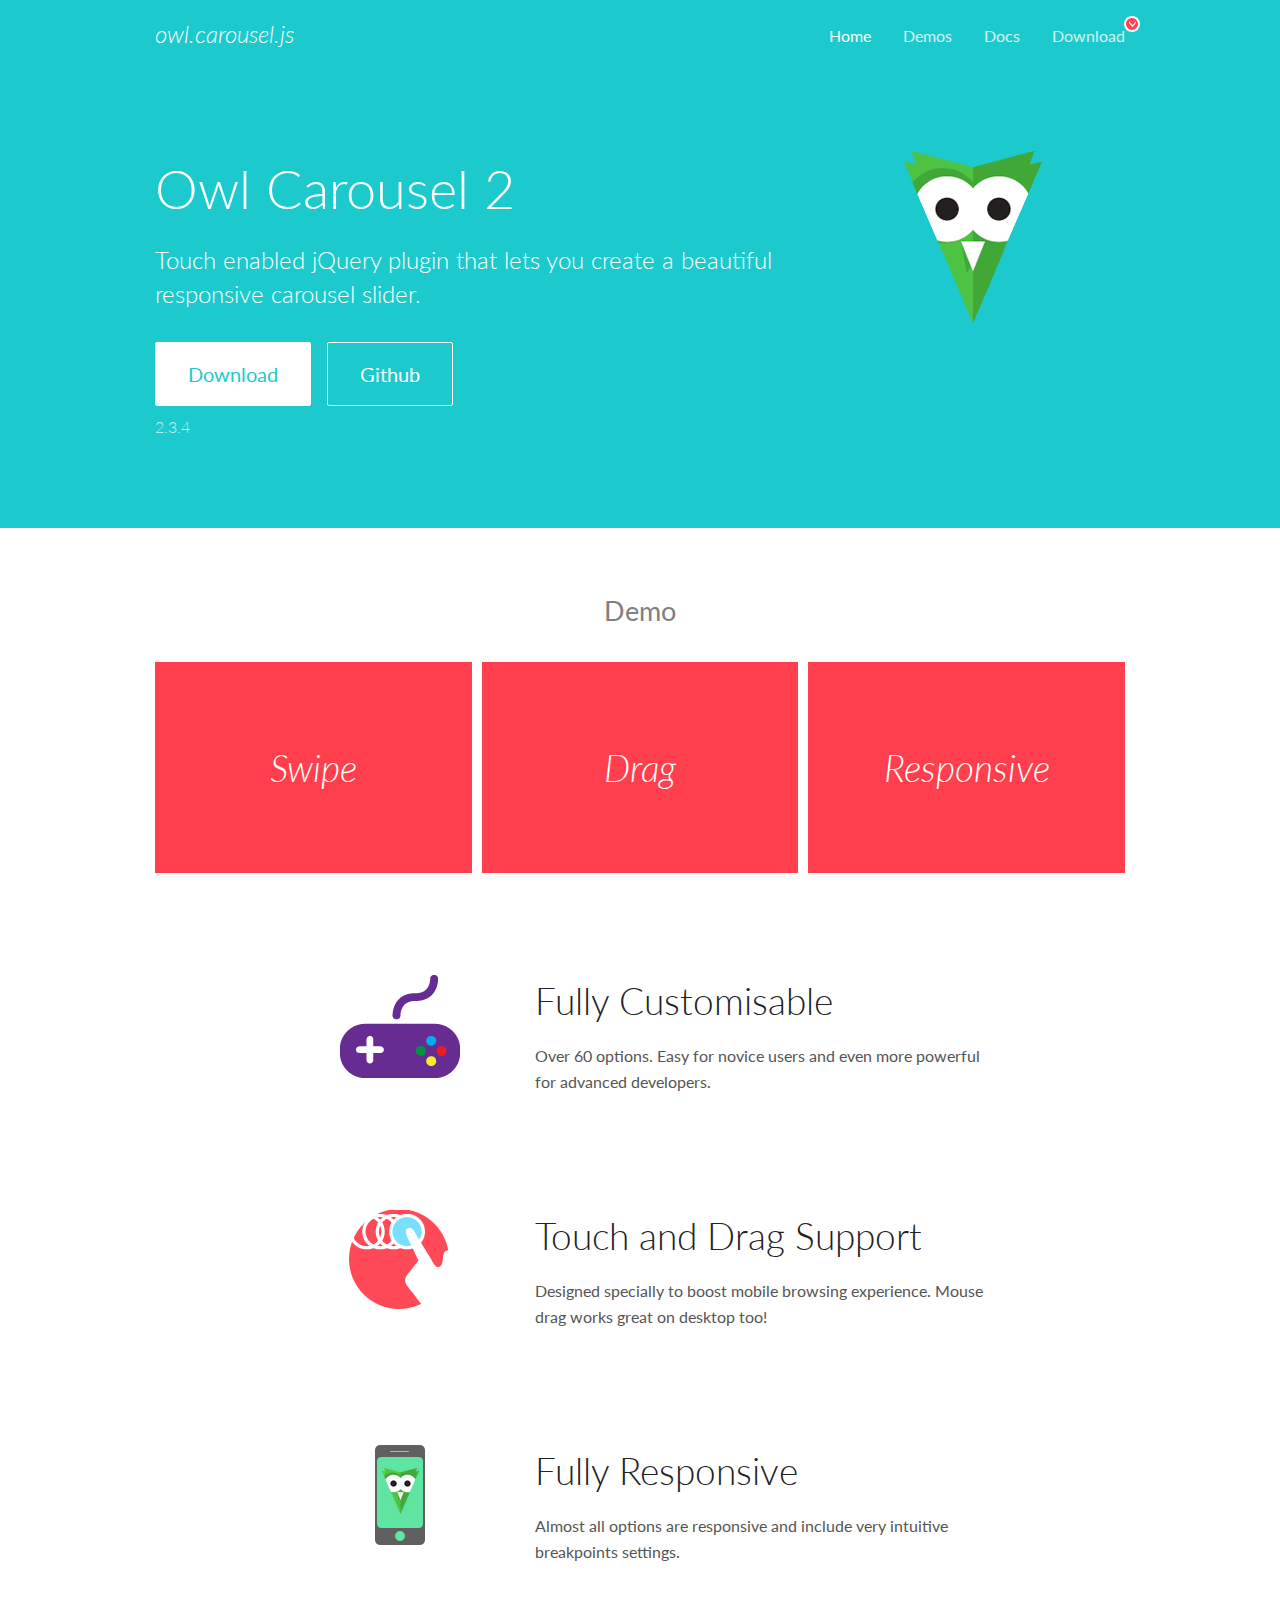
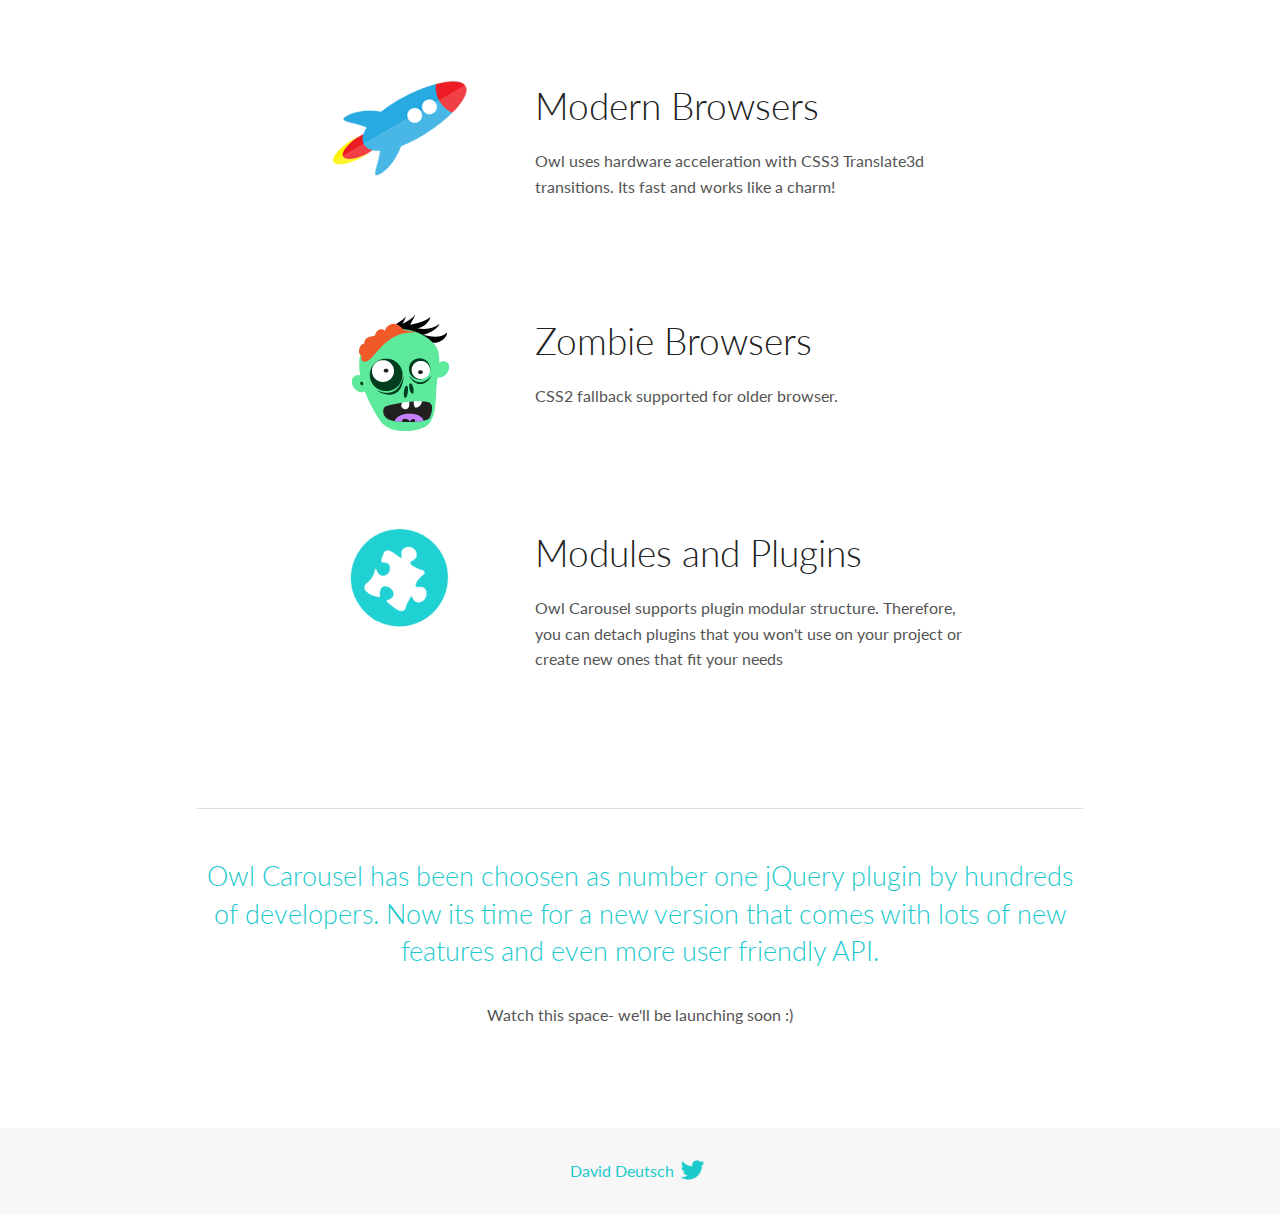
<file: WINKEL_ECOMMERCE/wwwroot/lib/OwlCarousel2-2.3.4/docs/index.html>
<!DOCTYPE html>
<html lang="en">
  <head>

    <!-- head -->
    <meta charset="utf-8">
    <meta name="msapplication-tap-highlight" content="no" />
    <meta name="viewport" content="width=device-width, initial-scale=1.0" />
    <meta name="description" content="Touch enabled jQuery plugin that lets you create beautiful responsive carousel slider.">
    <meta name="author" content="David Deutsch">
    <title>
      Home | Owl Carousel | 2.3.4
    </title>

    <!-- Stylesheets -->
    <link href='https://fonts.googleapis.com/css?family=Lato:300,400,700,400italic,300italic' rel='stylesheet' type='text/css'>
    <link rel="stylesheet" href="assets/css/docs.theme.min.css">

    <!-- Owl Stylesheets -->
    <link rel="stylesheet" href="assets/owlcarousel/assets/owl.carousel.min.css">
    <link rel="stylesheet" href="assets/owlcarousel/assets/owl.theme.default.min.css">

    <!-- HTML5 shim and Respond.js IE8 support of HTML5 elements and media queries -->

    <!--[if lt IE 9]>
      <script src="https://oss.maxcdn.com/libs/html5shiv/3.7.0/html5shiv.js"></script>
      <script src="https://oss.maxcdn.com/libs/respond.js/1.3.0/respond.min.js"></script>
    <![endif]-->

    <!-- Favicons -->
    <link rel="apple-touch-icon-precomposed" sizes="144x144" href="assets/ico/apple-touch-icon-144-precomposed.png">
    <link rel="shortcut icon" href="assets/ico/favicon.png">
    <link rel="shortcut icon" href="favicon.ico">

    <!-- Yeah i know js should not be in header. Its required for demos.-->

    <!-- javascript -->
    <script src="assets/vendors/jquery.min.js"></script>
    <script src="assets/owlcarousel/owl.carousel.js"></script>
  </head>
  <body>

    <!-- header -->
    <header class="header">
      <div class="row">
        <div class="large-12 columns">
          <div class="brand left">
            <h3>
              <a href="/OwlCarousel2/">owl.carousel.js</a> 
            </h3>
          </div>
          <a id="toggle-nav" class="right">
            <span></span> <span></span> <span></span> 
          </a> 
          <div class="nav-bar">
            <ul class="clearfix">
              <li class="active">
                <a href="/OwlCarousel2/index.html">Home</a> 
              </li>
              <li> <a href="/OwlCarousel2/demos/demos.html">Demos</a>  </li>
              <li> <a href="/OwlCarousel2/docs/started-welcome.html">Docs</a>  </li>
              <li>
                <a href="https://github.com/OwlCarousel2/OwlCarousel2/archive/2.3.4.zip">Download</a> 
                <span class="download"></span> 
              </li>
            </ul>
          </div>
        </div>
      </div>
    </header>

    <!-- home panel -->
    <section id="hero">
      <div class="row">
        <div class="large-8 medium-8 columns">
          <h1>Owl Carousel 2</h1>
          <h4>Touch enabled jQuery plugin that lets you create a beautiful responsive carousel slider.</h4>
          <a href="https://github.com/OwlCarousel2/OwlCarousel2/archive/2.3.4.zip" class="hero-button">Download</a> 
          <a href="https://github.com/OwlCarousel2/OwlCarousel2" class="hero-button outline">Github</a> 
          <p>2.3.4</p>
        </div>
        <div class="large-4 medium-4 columns">
          <img class="owl-logo" src="assets/img/owl-logo.png" alt="mr. Owl">
        </div>
      </div>
    </section>

    <!-- body -->
    <div class="home-demo">
      <div class="row">
        <div class="large-12 columns">
          <h3>Demo</h3>
          <div class="owl-carousel">
            <div class="item">
              <h2>Swipe</h2>
            </div>
            <div class="item">
              <h2>Drag</h2>
            </div>
            <div class="item">
              <h2>Responsive</h2>
            </div>
            <div class="item">
              <h2>CSS3</h2>
            </div>
            <div class="item">
              <h2>Fast</h2>
            </div>
            <div class="item">
              <h2>Easy</h2>
            </div>
            <div class="item">
              <h2>Free</h2>
            </div>
            <div class="item">
              <h2>Upgradable</h2>
            </div>
            <div class="item">
              <h2>Tons of options</h2>
            </div>
            <div class="item">
              <h2>Infinity</h2>
            </div>
            <div class="item">
              <h2>Auto Width</h2>
            </div>
          </div>
        </div>
      </div>
    </div>
    <script>
      var owl = $('.owl-carousel');
      owl.owlCarousel({
        margin: 10,
        loop: true,
        responsive: {
          0: {
            items: 1
          },
          600: {
            items: 2
          },
          1000: {
            items: 3
          }
        }
      })
    </script>

    <!-- features -->
    <div id="features">
      <div class="row">
        <div class="small-12 medium-9 small-centered columns">
          <section class="row feature">
            <div class="medium-4 small-12 columns">
              <img src="assets/img/feature-options.png" alt="">
            </div>
            <div class="medium-8 small-12 columns">
              <h2>Fully Customisable</h2>
              <p>Over 60 options. Easy for novice users and even more powerful for advanced developers.</p>
            </div>
          </section>
          <section class="row feature">
            <div class="medium-4 small-12 columns">
              <img src="assets/img/feature-drag.png" alt="">
            </div>
            <div class="medium-8 small-12 columns">
              <h2>Touch and Drag Support</h2>
              <p>Designed specially to boost mobile browsing experience. Mouse drag works great on desktop too!</p>
            </div>
          </section>
          <section class="row feature">
            <div class="medium-4 small-12 columns">
              <img src="assets/img/feature-responsive.png" alt="">
            </div>
            <div class="medium-8 small-12 columns">
              <h2>Fully Responsive</h2>
              <p>Almost all options are responsive and include very intuitive breakpoints settings.</p>
            </div>
          </section>
          <section class="row feature">
            <div class="medium-4 small-12 columns">
              <img src="assets/img/feature-modern.png" alt="">
            </div>
            <div class="medium-8 small-12 columns">
              <h2>Modern Browsers</h2>
              <p>Owl uses hardware acceleration with CSS3 Translate3d transitions. Its fast and works like a charm! </p>
            </div>
          </section>
          <section class="row feature">
            <div class="medium-4 small-12 columns">
              <img src="assets/img/feature-zombie.png" alt="">
            </div>
            <div class="medium-8 small-12 columns">
              <h2>Zombie Browsers</h2>
              <p>CSS2 fallback supported for older browser.</p>
            </div>
          </section>
          <section class="row feature">
            <div class="medium-4 small-12 columns">
              <img src="assets/img/feature-module.png" alt="">
            </div>
            <div class="medium-8 small-12 columns">
              <h2>Modules and Plugins</h2>
              <p>Owl Carousel supports plugin modular structure. Therefore, you can detach plugins that you won&#x27;t use on your project or create new ones that fit your needs</p>
            </div>
          </section>
        </div>
      </div>
    </div>

    <!-- footer -->
    <section id="teaser-text">
      <div class="row">
        <div class="small-12 medium-11 small-centered columns">
          <hr>
          <h3 id="owl-carousel-has-been-choosen-as-number-one-jquery-plugin-by-hundreds-of-developers-now-its-time-for-a-new-version-that-comes-with-lots-of-new-features-and-even-more-user-friendly-api-">Owl Carousel has been choosen as number one jQuery plugin by hundreds of developers. Now its time for a new version that comes with lots of new features and even more user friendly API.</h3>
          <p>Watch this space- we&#39;ll be launching soon :)</p>
        </div>
      </div>
    </section>

    <!-- footer -->
    <footer class="footer">
      <div class="row">
        <div class="large-12 columns">
          <h5>
            <a href="/OwlCarousel2/docs/support-contact.html">David Deutsch</a> 
            <a id="custom-tweet-button" href="https://twitter.com/share?url=https://github.com/OwlCarousel2/OwlCarousel2&text=Owl Carousel - This is so awesome! " target="_blank"></a> 
          </h5>
        </div>
      </div>
    </footer>

    <!-- vendors -->
    <script src="assets/vendors/highlight.js"></script>
    <script src="assets/js/app.js"></script>
  </body>
</html>
</file>
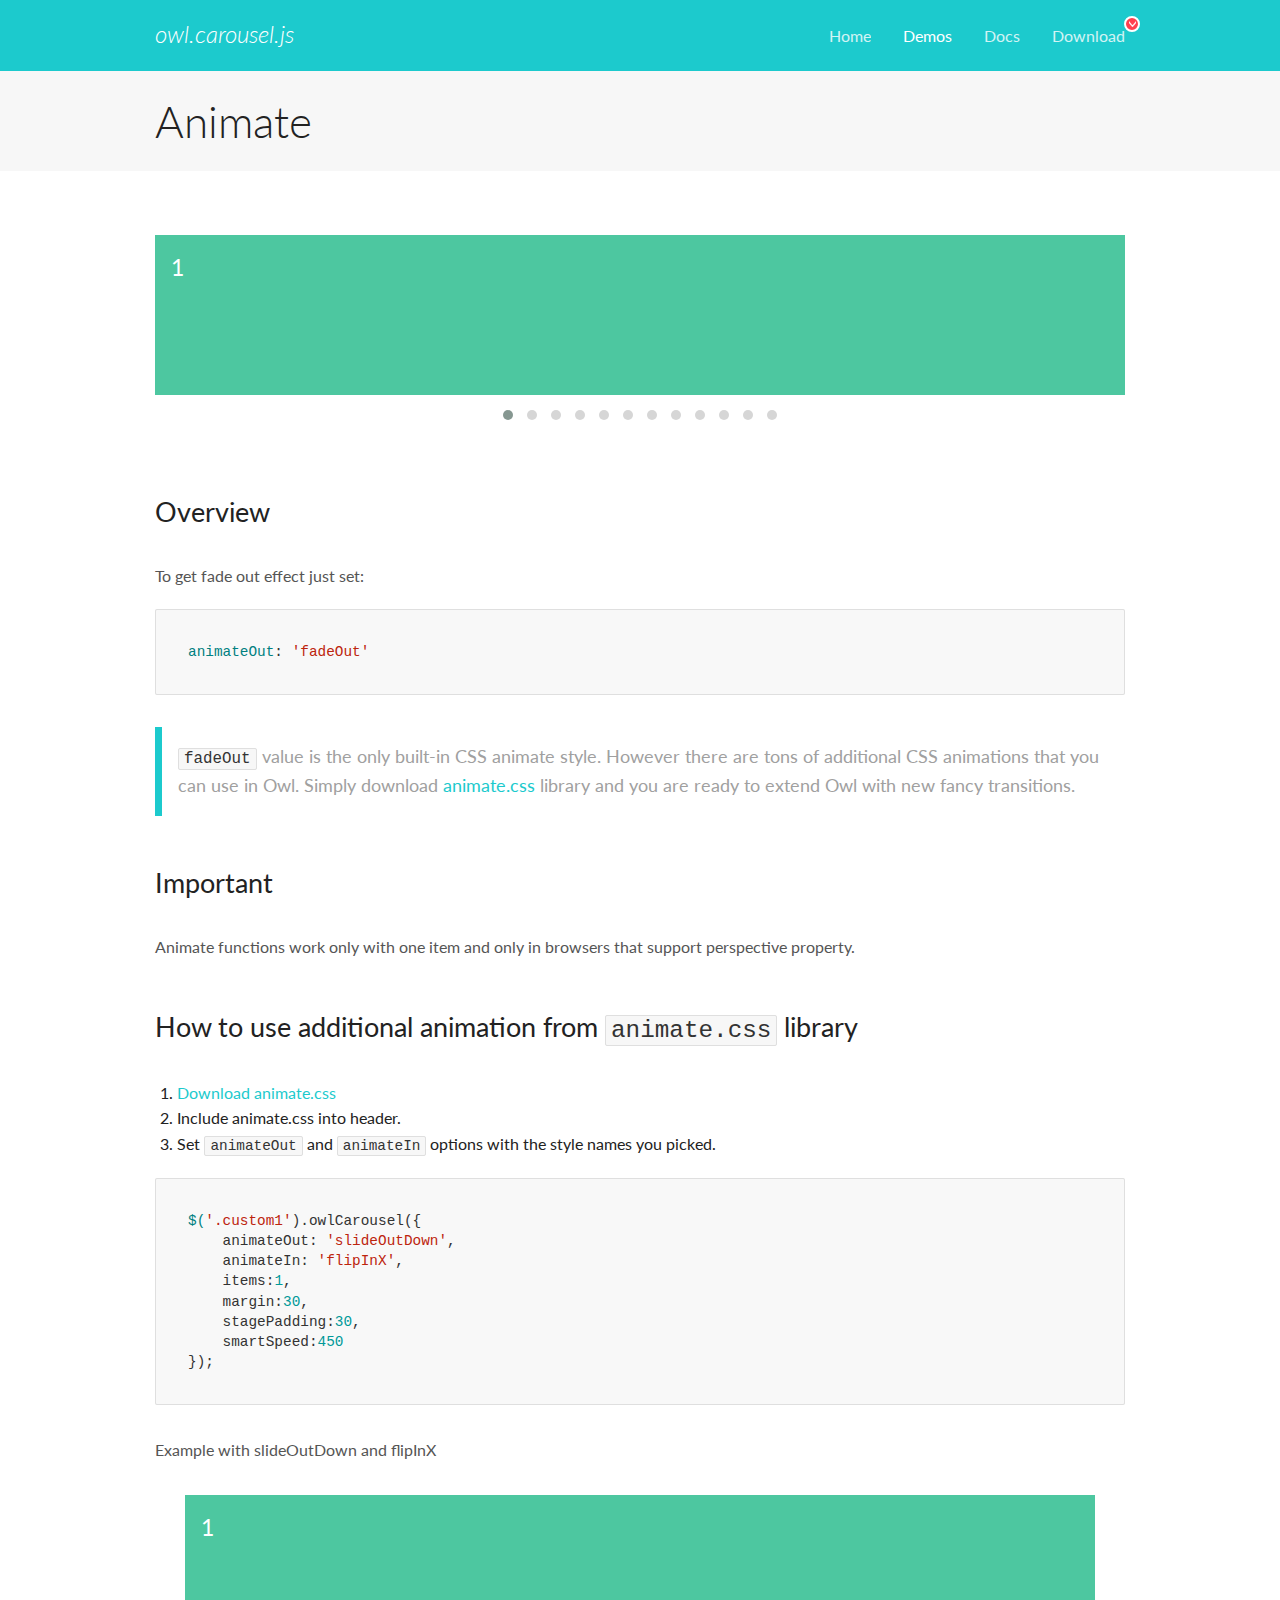
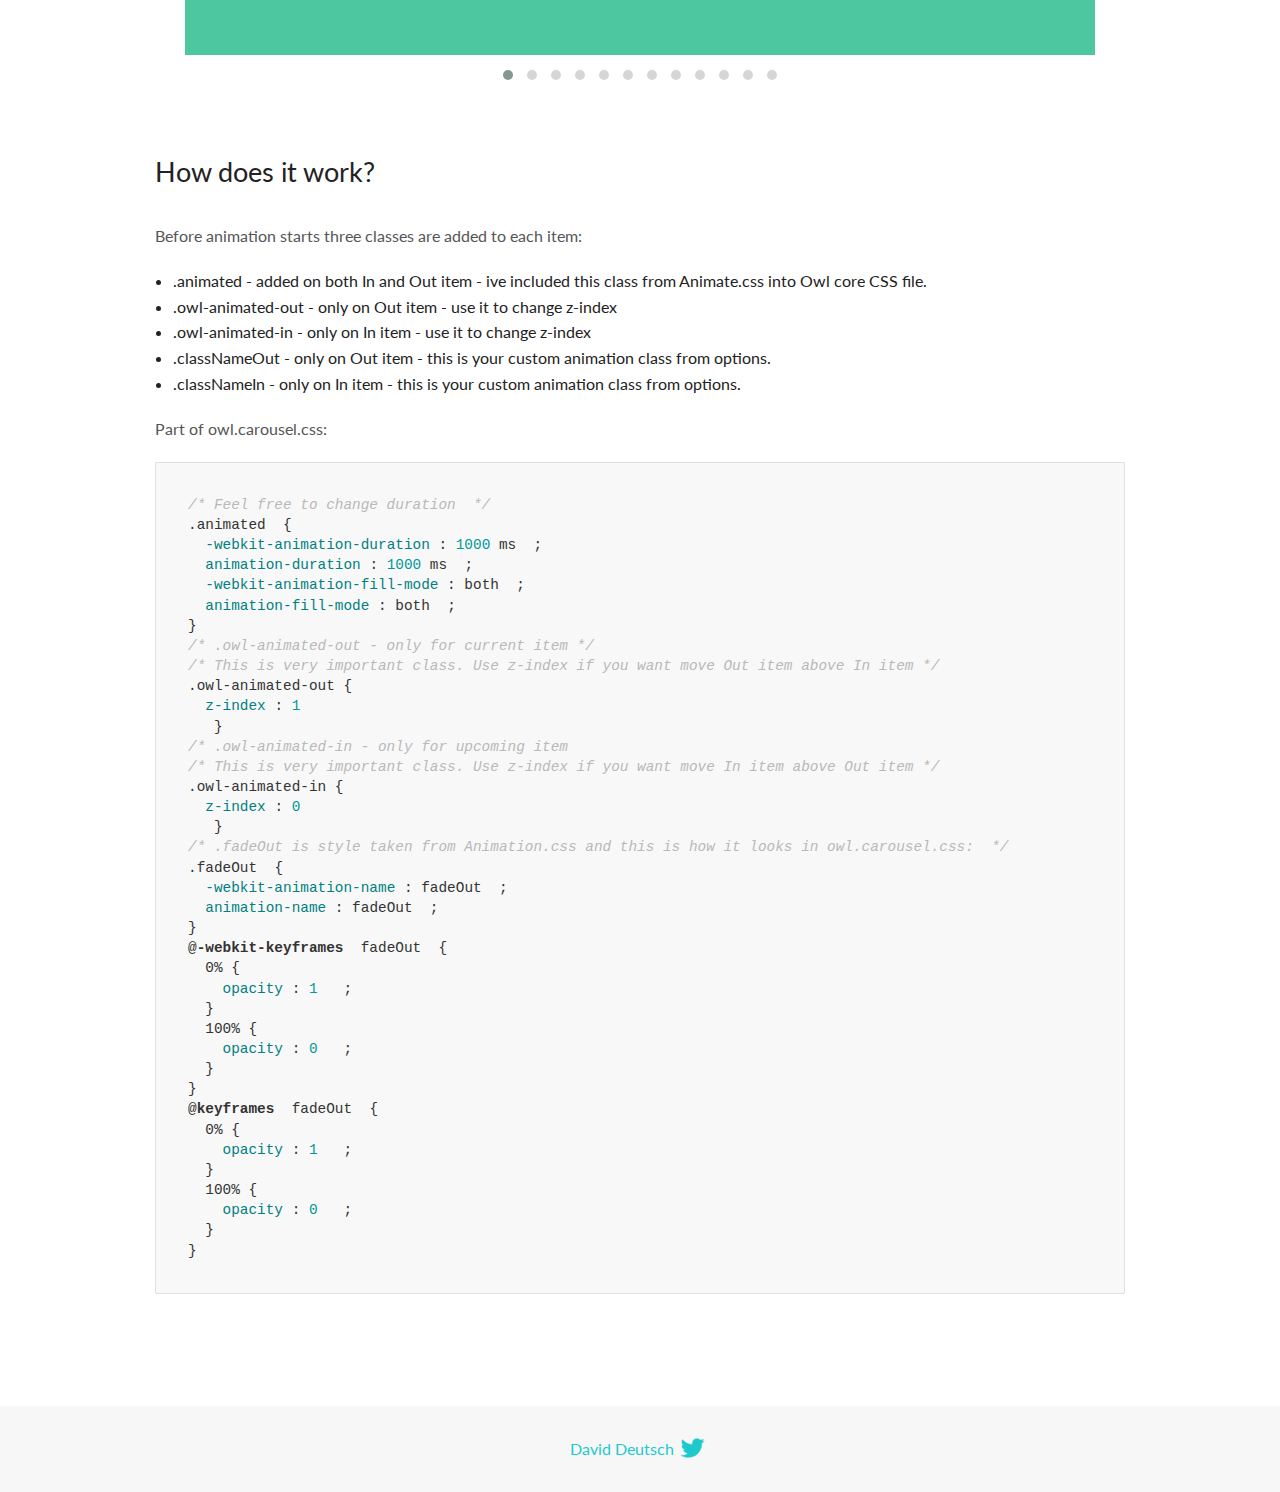
<file: WINKEL_ECOMMERCE/wwwroot/lib/OwlCarousel2-2.3.4/docs/demos/animate.html>
<!DOCTYPE html>
<html lang="en">
  <head>

    <!-- head -->
    <meta charset="utf-8">
    <meta name="msapplication-tap-highlight" content="no" />
    <meta name="viewport" content="width=device-width, initial-scale=1.0" />
    <meta name="description" content="Animate carousel">
    <meta name="author" content="David Deutsch">
    <title>
      Animate Demo | Owl Carousel | 2.3.4
    </title>

    <!-- Stylesheets -->
    <link href='https://fonts.googleapis.com/css?family=Lato:300,400,700,400italic,300italic' rel='stylesheet' type='text/css'>
    <link rel="stylesheet" href="../assets/css/docs.theme.min.css">

    <!-- Owl Stylesheets -->
    <link rel="stylesheet" href="../assets/owlcarousel/assets/owl.carousel.min.css">
    <link rel="stylesheet" href="../assets/owlcarousel/assets/owl.theme.default.min.css">

    <!-- HTML5 shim and Respond.js IE8 support of HTML5 elements and media queries -->

    <!--[if lt IE 9]>
      <script src="https://oss.maxcdn.com/libs/html5shiv/3.7.0/html5shiv.js"></script>
      <script src="https://oss.maxcdn.com/libs/respond.js/1.3.0/respond.min.js"></script>
    <![endif]-->

    <!-- Favicons -->
    <link rel="apple-touch-icon-precomposed" sizes="144x144" href="../assets/ico/apple-touch-icon-144-precomposed.png">
    <link rel="shortcut icon" href="../assets/ico/favicon.png">
    <link rel="shortcut icon" href="favicon.ico">

    <!-- Yeah i know js should not be in header. Its required for demos.-->

    <!-- javascript -->
    <script src="../assets/vendors/jquery.min.js"></script>
    <script src="../assets/owlcarousel/owl.carousel.js"></script>
  </head>
  <body>

    <!-- header -->
    <header class="header">
      <div class="row">
        <div class="large-12 columns">
          <div class="brand left">
            <h3>
              <a href="/OwlCarousel2/">owl.carousel.js</a> 
            </h3>
          </div>
          <a id="toggle-nav" class="right">
            <span></span> <span></span> <span></span> 
          </a> 
          <div class="nav-bar">
            <ul class="clearfix">
              <li> <a href="/OwlCarousel2/index.html">Home</a>  </li>
              <li class="active">
                <a href="/OwlCarousel2/demos/demos.html">Demos</a> 
              </li>
              <li> <a href="/OwlCarousel2/docs/started-welcome.html">Docs</a>  </li>
              <li>
                <a href="https://github.com/OwlCarousel2/OwlCarousel2/archive/2.3.4.zip">Download</a> 
                <span class="download"></span> 
              </li>
            </ul>
          </div>
        </div>
      </div>
    </header>

    <!-- title -->
    <section class="title">
      <div class="row">
        <div class="large-12 columns">
          <h1>Animate</h1>
        </div>
      </div>
    </section>

    <!--  Demos -->
    <section id="demos">
      <div class="row">
        <div class="large-12 columns">
          <div class="fadeOut owl-carousel owl-theme">
            <div class="item">
              <h4>1</h4>
            </div>
            <div class="item">
              <h4>2</h4>
            </div>
            <div class="item">
              <h4>3</h4>
            </div>
            <div class="item">
              <h4>4</h4>
            </div>
            <div class="item">
              <h4>5</h4>
            </div>
            <div class="item">
              <h4>6</h4>
            </div>
            <div class="item">
              <h4>7</h4>
            </div>
            <div class="item">
              <h4>8</h4>
            </div>
            <div class="item">
              <h4>9</h4>
            </div>
            <div class="item">
              <h4>10</h4>
            </div>
            <div class="item">
              <h4>11</h4>
            </div>
            <div class="item">
              <h4>12</h4>
            </div>
          </div>
          <h3 id="overview">Overview</h3>
          <p>To get fade out effect just set:</p>
          <pre><code>animateOut: &#39;fadeOut&#39;</code></pre>
          <blockquote>
            <p><code>fadeOut</code> value is the only built-in CSS animate style. However there are tons of additional CSS animations that you can use in Owl. Simply download
              <a href="https://daneden.github.io/animate.css/">animate.css</a>  library and you are ready to extend Owl with new fancy transitions.</p>
          </blockquote>
          <h3 id="important">Important</h3>
          <p>Animate functions work only with one item and only in browsers that support perspective property.</p>
          <h3 id="how-to-use-additional-animation-from-animate-css-library">How to use additional animation from <code>animate.css</code> library</h3>
          <ol>
            <li> <a href="https://daneden.github.io/animate.css/">Download animate.css</a>  </li>
            <li>Include animate.css into header.</li>
            <li>Set <code>animateOut</code> and <code>animateIn</code> options with the style names you picked.</li>
          </ol>
          <pre><code>$(&#39;.custom1&#39;).owlCarousel({
    animateOut: &#39;slideOutDown&#39;,
    animateIn: &#39;flipInX&#39;,
    items:1,
    margin:30,
    stagePadding:30,
    smartSpeed:450
});</code></pre>
          <p>Example with slideOutDown and flipInX</p>
          <div class="custom1 owl-carousel owl-theme">
            <div class="item">
              <h4>1</h4>
            </div>
            <div class="item">
              <h4>2</h4>
            </div>
            <div class="item">
              <h4>3</h4>
            </div>
            <div class="item">
              <h4>4</h4>
            </div>
            <div class="item">
              <h4>5</h4>
            </div>
            <div class="item">
              <h4>6</h4>
            </div>
            <div class="item">
              <h4>7</h4>
            </div>
            <div class="item">
              <h4>8</h4>
            </div>
            <div class="item">
              <h4>9</h4>
            </div>
            <div class="item">
              <h4>10</h4>
            </div>
            <div class="item">
              <h4>11</h4>
            </div>
            <div class="item">
              <h4>12</h4>
            </div>
          </div>
          <h3 id="how-does-it-work-">How does it work?</h3>
          <p>Before animation starts three classes are added to each item:</p>
          <ul>
            <li>.animated - added on both In and Out item - ive included this class from Animate.css into Owl core CSS file.</li>
            <li>.owl-animated-out - only on Out item - use it to change z-index</li>
            <li>.owl-animated-in - only on In item - use it to change z-index</li>
            <li>.classNameOut - only on Out item - this is your custom animation class from options.</li>
            <li>.classNameIn - only on In item - this is your custom animation class from options.</li>
          </ul>
          <p>Part of owl.carousel.css:</p>
          <pre><code class="language-css"><span class="comment">/* Feel free to change duration  */</span> 
<span class="class">.animated</span>  <span class="rules">{
  <span class="rule"><span class="attribute">-webkit-animation-duration</span> :<span class="value"> <span class="number">1000</span> ms</span> </span> ;
  <span class="rule"><span class="attribute">animation-duration</span> :<span class="value"> <span class="number">1000</span> ms</span> </span> ;
  <span class="rule"><span class="attribute">-webkit-animation-fill-mode</span> :<span class="value"> both</span> </span> ;
  <span class="rule"><span class="attribute">animation-fill-mode</span> :<span class="value"> both</span> </span> ;
<span class="rule">}</span> </span> 
<span class="comment">/* .owl-animated-out - only for current item */</span> 
<span class="comment">/* This is very important class. Use z-index if you want move Out item above In item */</span> 
<span class="class">.owl-animated-out</span> <span class="rules">{
  <span class="rule"><span class="attribute">z-index</span> :<span class="value"> <span class="number">1</span> 
</span> </span> </span> }
<span class="comment">/* .owl-animated-in - only for upcoming item
/* This is very important class. Use z-index if you want move In item above Out item */</span> 
<span class="class">.owl-animated-in</span> <span class="rules">{
  <span class="rule"><span class="attribute">z-index</span> :<span class="value"> <span class="number">0</span> 
</span> </span> </span> }
<span class="comment">/* .fadeOut is style taken from Animation.css and this is how it looks in owl.carousel.css:  */</span> 
<span class="class">.fadeOut</span>  <span class="rules">{
  <span class="rule"><span class="attribute">-webkit-animation-name</span> :<span class="value"> fadeOut</span> </span> ;
  <span class="rule"><span class="attribute">animation-name</span> :<span class="value"> fadeOut</span> </span> ;
<span class="rule">}</span> </span> 
<span class="at_rule">@<span class="keyword">-webkit-keyframes</span>  fadeOut </span> {
  0% <span class="rules">{
    <span class="rule"><span class="attribute">opacity</span> :<span class="value"> <span class="number">1</span> </span> </span> ;
  <span class="rule">}</span> </span> 
  100% <span class="rules">{
    <span class="rule"><span class="attribute">opacity</span> :<span class="value"> <span class="number">0</span> </span> </span> ;
  <span class="rule">}</span> </span> 
}
<span class="at_rule">@<span class="keyword">keyframes</span>  fadeOut </span> {
  0% <span class="rules">{
    <span class="rule"><span class="attribute">opacity</span> :<span class="value"> <span class="number">1</span> </span> </span> ;
  <span class="rule">}</span> </span> 
  100% <span class="rules">{
    <span class="rule"><span class="attribute">opacity</span> :<span class="value"> <span class="number">0</span> </span> </span> ;
  <span class="rule">}</span> </span> 
}</code></pre>
          <link rel="stylesheet" href="../assets/css/animate.css">
          <script>
            jQuery(document).ready(function($) {
              $('.fadeOut').owlCarousel({
                items: 1,
                animateOut: 'fadeOut',
                loop: true,
                margin: 10,
              });
              $('.custom1').owlCarousel({
                animateOut: 'slideOutDown',
                animateIn: 'flipInX',
                items: 1,
                margin: 30,
                stagePadding: 30,
                smartSpeed: 450
              });
            });
          </script>
        </div>
      </div>
    </section>

    <!-- footer -->
    <footer class="footer">
      <div class="row">
        <div class="large-12 columns">
          <h5>
            <a href="/OwlCarousel2/docs/support-contact.html">David Deutsch</a> 
            <a id="custom-tweet-button" href="https://twitter.com/share?url=https://github.com/OwlCarousel2/OwlCarousel2&text=Owl Carousel - This is so awesome! " target="_blank"></a> 
          </h5>
        </div>
      </div>
    </footer>

    <!-- vendors -->
    <script src="../assets/vendors/highlight.js"></script>
    <script src="../assets/js/app.js"></script>
  </body>
</html>
</file>
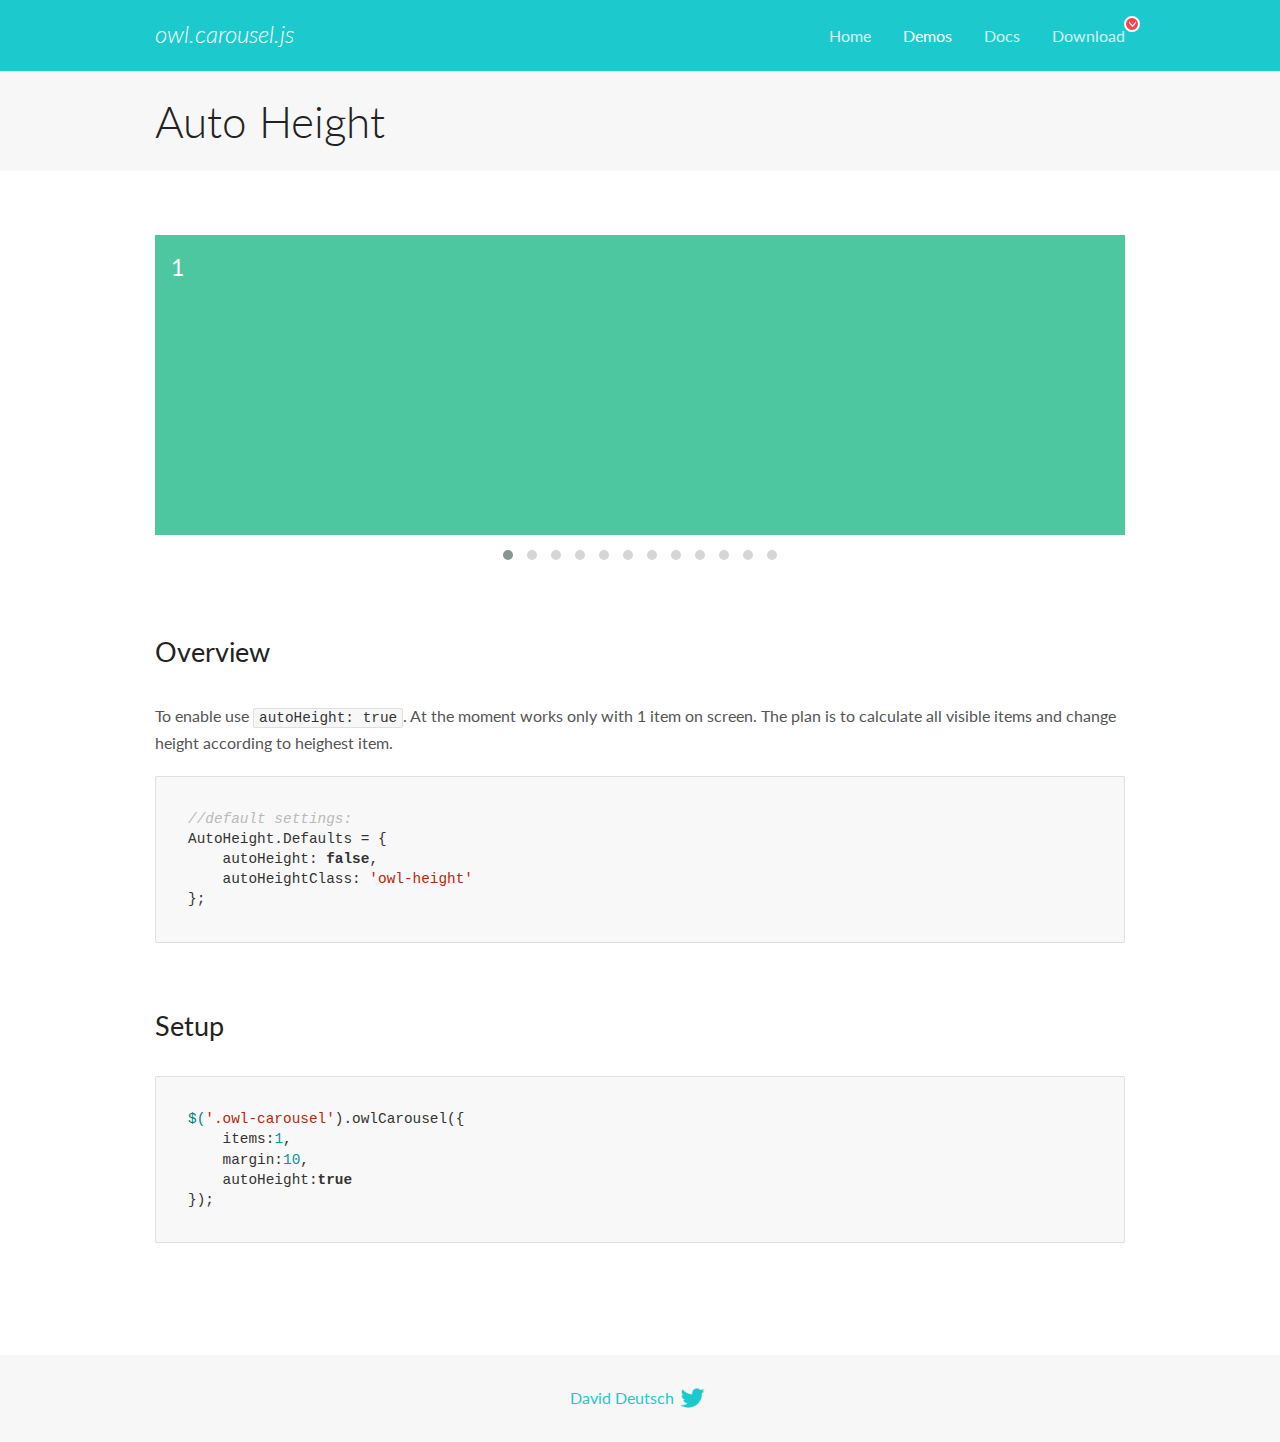
<file: WINKEL_ECOMMERCE/wwwroot/lib/OwlCarousel2-2.3.4/docs/demos/autoheight.html>
<!DOCTYPE html>
<html lang="en">
  <head>

    <!-- head -->
    <meta charset="utf-8">
    <meta name="msapplication-tap-highlight" content="no" />
    <meta name="viewport" content="width=device-width, initial-scale=1.0" />
    <meta name="description" content="autoHeight usage demo">
    <meta name="author" content="David Deutsch">
    <title>
      Auto Height Demo | Owl Carousel | 2.3.4
    </title>

    <!-- Stylesheets -->
    <link href='https://fonts.googleapis.com/css?family=Lato:300,400,700,400italic,300italic' rel='stylesheet' type='text/css'>
    <link rel="stylesheet" href="../assets/css/docs.theme.min.css">

    <!-- Owl Stylesheets -->
    <link rel="stylesheet" href="../assets/owlcarousel/assets/owl.carousel.min.css">
    <link rel="stylesheet" href="../assets/owlcarousel/assets/owl.theme.default.min.css">

    <!-- HTML5 shim and Respond.js IE8 support of HTML5 elements and media queries -->

    <!--[if lt IE 9]>
      <script src="https://oss.maxcdn.com/libs/html5shiv/3.7.0/html5shiv.js"></script>
      <script src="https://oss.maxcdn.com/libs/respond.js/1.3.0/respond.min.js"></script>
    <![endif]-->

    <!-- Favicons -->
    <link rel="apple-touch-icon-precomposed" sizes="144x144" href="../assets/ico/apple-touch-icon-144-precomposed.png">
    <link rel="shortcut icon" href="../assets/ico/favicon.png">
    <link rel="shortcut icon" href="favicon.ico">

    <!-- Yeah i know js should not be in header. Its required for demos.-->

    <!-- javascript -->
    <script src="../assets/vendors/jquery.min.js"></script>
    <script src="../assets/owlcarousel/owl.carousel.js"></script>
  </head>
  <body>

    <!-- header -->
    <header class="header">
      <div class="row">
        <div class="large-12 columns">
          <div class="brand left">
            <h3>
              <a href="/OwlCarousel2/">owl.carousel.js</a> 
            </h3>
          </div>
          <a id="toggle-nav" class="right">
            <span></span> <span></span> <span></span> 
          </a> 
          <div class="nav-bar">
            <ul class="clearfix">
              <li> <a href="/OwlCarousel2/index.html">Home</a>  </li>
              <li class="active">
                <a href="/OwlCarousel2/demos/demos.html">Demos</a> 
              </li>
              <li> <a href="/OwlCarousel2/docs/started-welcome.html">Docs</a>  </li>
              <li>
                <a href="https://github.com/OwlCarousel2/OwlCarousel2/archive/2.3.4.zip">Download</a> 
                <span class="download"></span> 
              </li>
            </ul>
          </div>
        </div>
      </div>
    </header>

    <!-- title -->
    <section class="title">
      <div class="row">
        <div class="large-12 columns">
          <h1>Auto Height</h1>
        </div>
      </div>
    </section>

    <!--  Demos -->
    <section id="demos">
      <div class="row">
        <div class="large-12 columns">
          <div class="owl-carousel owl-theme">
            <div class="item" style="height:300px">
              <h4>1</h4>
            </div>
            <div class="item" style="height:100px">
              <h4>2</h4>
            </div>
            <div class="item" style="height:500px">
              <h4>3</h4>
            </div>
            <div class="item" style="height:250px">
              <h4>4</h4>
            </div>
            <div class="item" style="height:400px">
              <h4>5</h4>
            </div>
            <div class="item" style="height:500px">
              <h4>6</h4>
            </div>
            <div class="item" style="height:600px">
              <h4>7</h4>
            </div>
            <div class="item" style="height:400px">
              <h4>8</h4>
            </div>
            <div class="item" style="height:300px">
              <h4>9</h4>
            </div>
            <div class="item" style="height:350px">
              <h4>10</h4>
            </div>
            <div class="item" style="height:200px">
              <h4>11</h4>
            </div>
            <div class="item" style="height:150px">
              <h4>12</h4>
            </div>
          </div>
          <h3 id="overview">Overview</h3>
          <p>To enable use <code>autoHeight: true</code>. At the moment works only with 1 item on screen. The plan is to calculate all visible items and change height according to heighest item.</p>
          <pre><code>//default settings:
AutoHeight.Defaults = {
    autoHeight: false,
    autoHeightClass: &#39;owl-height&#39;
};</code></pre>
          <h3 id="setup">Setup</h3>
          <pre><code>$(&#39;.owl-carousel&#39;).owlCarousel({
    items:1,
    margin:10,
    autoHeight:true
});</code></pre>
          <script>
            $(document).ready(function() {
              $('.owl-carousel').owlCarousel({
                items: 1,
                margin: 10,
                autoHeight: true
              });
            })
          </script>
        </div>
      </div>
    </section>

    <!-- footer -->
    <footer class="footer">
      <div class="row">
        <div class="large-12 columns">
          <h5>
            <a href="/OwlCarousel2/docs/support-contact.html">David Deutsch</a> 
            <a id="custom-tweet-button" href="https://twitter.com/share?url=https://github.com/OwlCarousel2/OwlCarousel2&text=Owl Carousel - This is so awesome! " target="_blank"></a> 
          </h5>
        </div>
      </div>
    </footer>

    <!-- vendors -->
    <script src="../assets/vendors/highlight.js"></script>
    <script src="../assets/js/app.js"></script>
  </body>
</html>
</file>
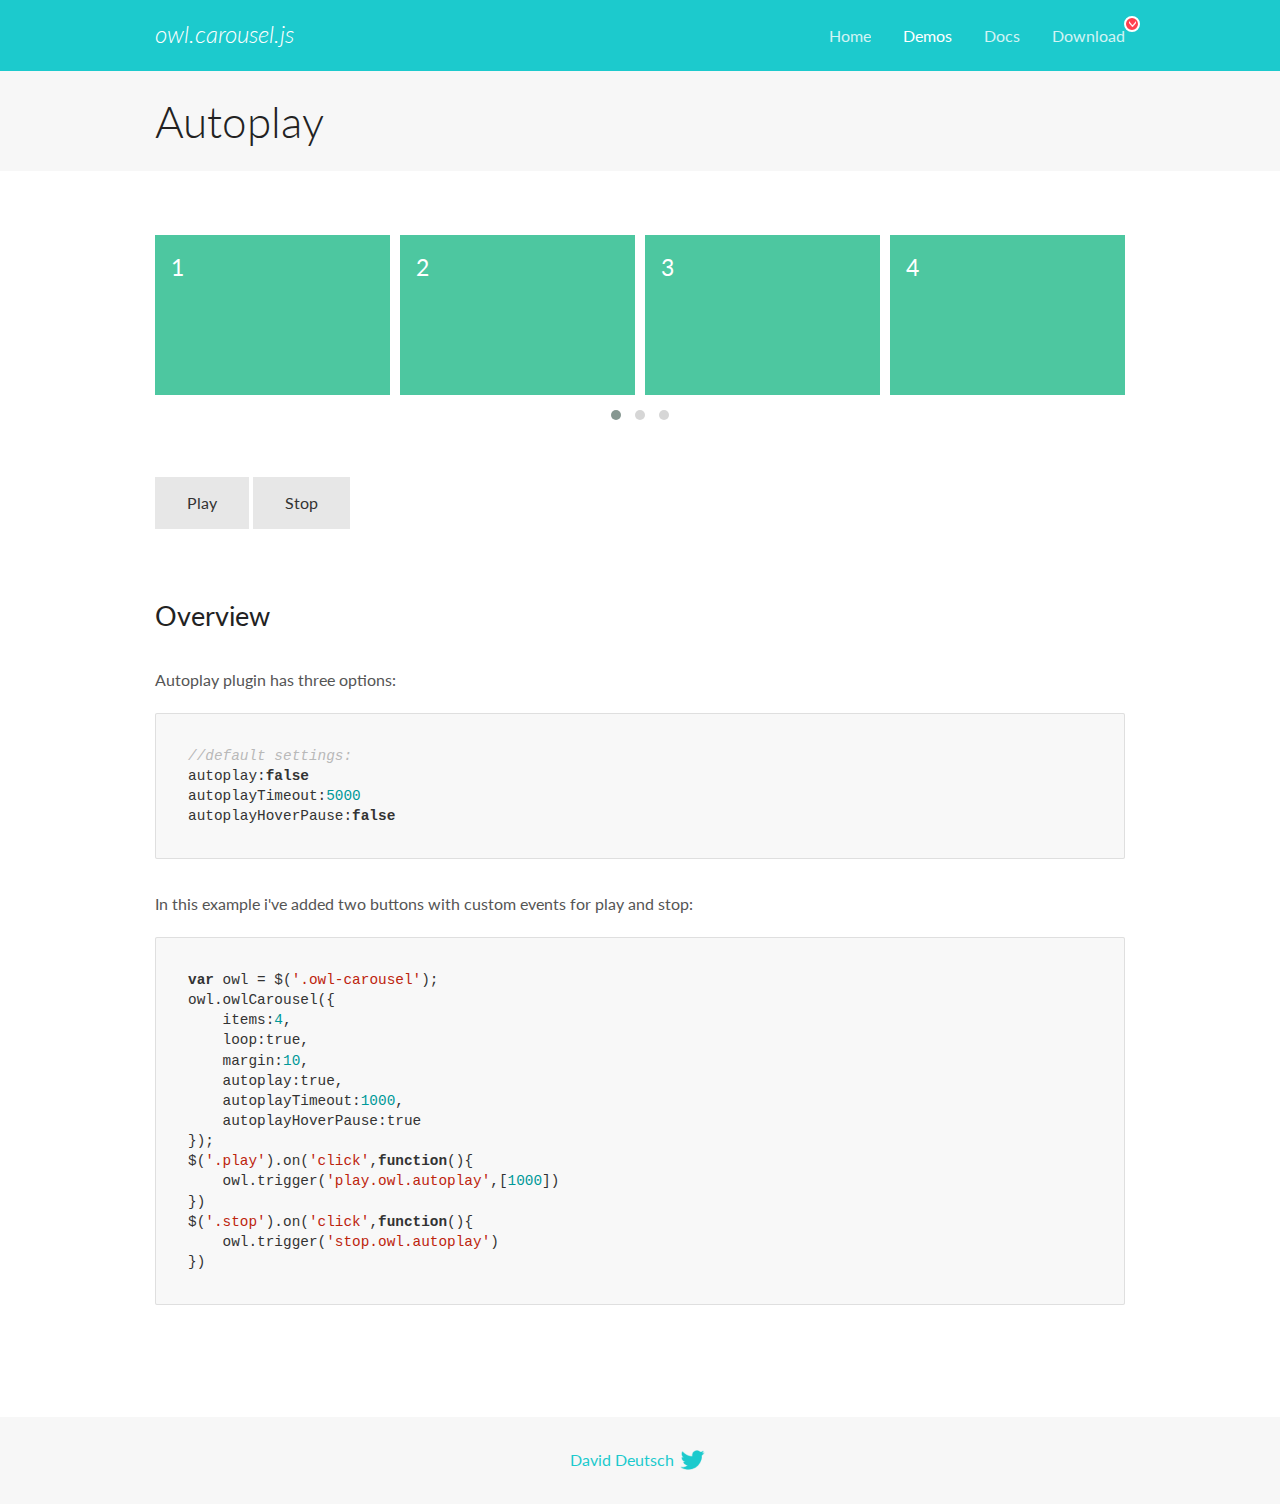
<file: WINKEL_ECOMMERCE/wwwroot/lib/OwlCarousel2-2.3.4/docs/demos/autoplay.html>
<!DOCTYPE html>
<html lang="en">
  <head>

    <!-- head -->
    <meta charset="utf-8">
    <meta name="msapplication-tap-highlight" content="no" />
    <meta name="viewport" content="width=device-width, initial-scale=1.0" />
    <meta name="description" content="Autoplay usage demo">
    <meta name="author" content="David Deutsch">
    <title>
      Autoplay Demo | Owl Carousel | 2.3.4
    </title>

    <!-- Stylesheets -->
    <link href='https://fonts.googleapis.com/css?family=Lato:300,400,700,400italic,300italic' rel='stylesheet' type='text/css'>
    <link rel="stylesheet" href="../assets/css/docs.theme.min.css">

    <!-- Owl Stylesheets -->
    <link rel="stylesheet" href="../assets/owlcarousel/assets/owl.carousel.min.css">
    <link rel="stylesheet" href="../assets/owlcarousel/assets/owl.theme.default.min.css">

    <!-- HTML5 shim and Respond.js IE8 support of HTML5 elements and media queries -->

    <!--[if lt IE 9]>
      <script src="https://oss.maxcdn.com/libs/html5shiv/3.7.0/html5shiv.js"></script>
      <script src="https://oss.maxcdn.com/libs/respond.js/1.3.0/respond.min.js"></script>
    <![endif]-->

    <!-- Favicons -->
    <link rel="apple-touch-icon-precomposed" sizes="144x144" href="../assets/ico/apple-touch-icon-144-precomposed.png">
    <link rel="shortcut icon" href="../assets/ico/favicon.png">
    <link rel="shortcut icon" href="favicon.ico">

    <!-- Yeah i know js should not be in header. Its required for demos.-->

    <!-- javascript -->
    <script src="../assets/vendors/jquery.min.js"></script>
    <script src="../assets/owlcarousel/owl.carousel.js"></script>
  </head>
  <body>

    <!-- header -->
    <header class="header">
      <div class="row">
        <div class="large-12 columns">
          <div class="brand left">
            <h3>
              <a href="/OwlCarousel2/">owl.carousel.js</a> 
            </h3>
          </div>
          <a id="toggle-nav" class="right">
            <span></span> <span></span> <span></span> 
          </a> 
          <div class="nav-bar">
            <ul class="clearfix">
              <li> <a href="/OwlCarousel2/index.html">Home</a>  </li>
              <li class="active">
                <a href="/OwlCarousel2/demos/demos.html">Demos</a> 
              </li>
              <li> <a href="/OwlCarousel2/docs/started-welcome.html">Docs</a>  </li>
              <li>
                <a href="https://github.com/OwlCarousel2/OwlCarousel2/archive/2.3.4.zip">Download</a> 
                <span class="download"></span> 
              </li>
            </ul>
          </div>
        </div>
      </div>
    </header>

    <!-- title -->
    <section class="title">
      <div class="row">
        <div class="large-12 columns">
          <h1>Autoplay</h1>
        </div>
      </div>
    </section>

    <!--  Demos -->
    <section id="demos">
      <div class="row">
        <div class="large-12 columns">
          <div class="owl-carousel owl-theme">
            <div class="item">
              <h4>1</h4>
            </div>
            <div class="item">
              <h4>2</h4>
            </div>
            <div class="item">
              <h4>3</h4>
            </div>
            <div class="item">
              <h4>4</h4>
            </div>
            <div class="item">
              <h4>5</h4>
            </div>
            <div class="item">
              <h4>6</h4>
            </div>
            <div class="item">
              <h4>7</h4>
            </div>
            <div class="item">
              <h4>8</h4>
            </div>
            <div class="item">
              <h4>9</h4>
            </div>
            <div class="item">
              <h4>10</h4>
            </div>
            <div class="item">
              <h4>11</h4>
            </div>
            <div class="item">
              <h4>12</h4>
            </div>
          </div>
          <a class="button secondary play">Play</a> 
          <a class="button secondary stop">Stop</a> 
          <h3 id="overview">Overview</h3>
          <p>Autoplay plugin has three options:</p>
          <pre><code>//default settings:
autoplay:false
autoplayTimeout:5000
autoplayHoverPause:false</code></pre>
          <p>In this example i&#39;ve added two buttons with custom events for play and stop:</p>
          <pre><code>var owl = $(&#39;.owl-carousel&#39;);
owl.owlCarousel({
    items:4,
    loop:true,
    margin:10,
    autoplay:true,
    autoplayTimeout:1000,
    autoplayHoverPause:true
});
$(&#39;.play&#39;).on(&#39;click&#39;,function(){
    owl.trigger(&#39;play.owl.autoplay&#39;,[1000])
})
$(&#39;.stop&#39;).on(&#39;click&#39;,function(){
    owl.trigger(&#39;stop.owl.autoplay&#39;)
})</code></pre>
          <script>
            $(document).ready(function() {
              var owl = $('.owl-carousel');
              owl.owlCarousel({
                items: 4,
                loop: true,
                margin: 10,
                autoplay: true,
                autoplayTimeout: 1000,
                autoplayHoverPause: true
              });
              $('.play').on('click', function() {
                owl.trigger('play.owl.autoplay', [1000])
              })
              $('.stop').on('click', function() {
                owl.trigger('stop.owl.autoplay')
              })
            })
          </script>
        </div>
      </div>
    </section>

    <!-- footer -->
    <footer class="footer">
      <div class="row">
        <div class="large-12 columns">
          <h5>
            <a href="/OwlCarousel2/docs/support-contact.html">David Deutsch</a> 
            <a id="custom-tweet-button" href="https://twitter.com/share?url=https://github.com/OwlCarousel2/OwlCarousel2&text=Owl Carousel - This is so awesome! " target="_blank"></a> 
          </h5>
        </div>
      </div>
    </footer>

    <!-- vendors -->
    <script src="../assets/vendors/highlight.js"></script>
    <script src="../assets/js/app.js"></script>
  </body>
</html>
</file>
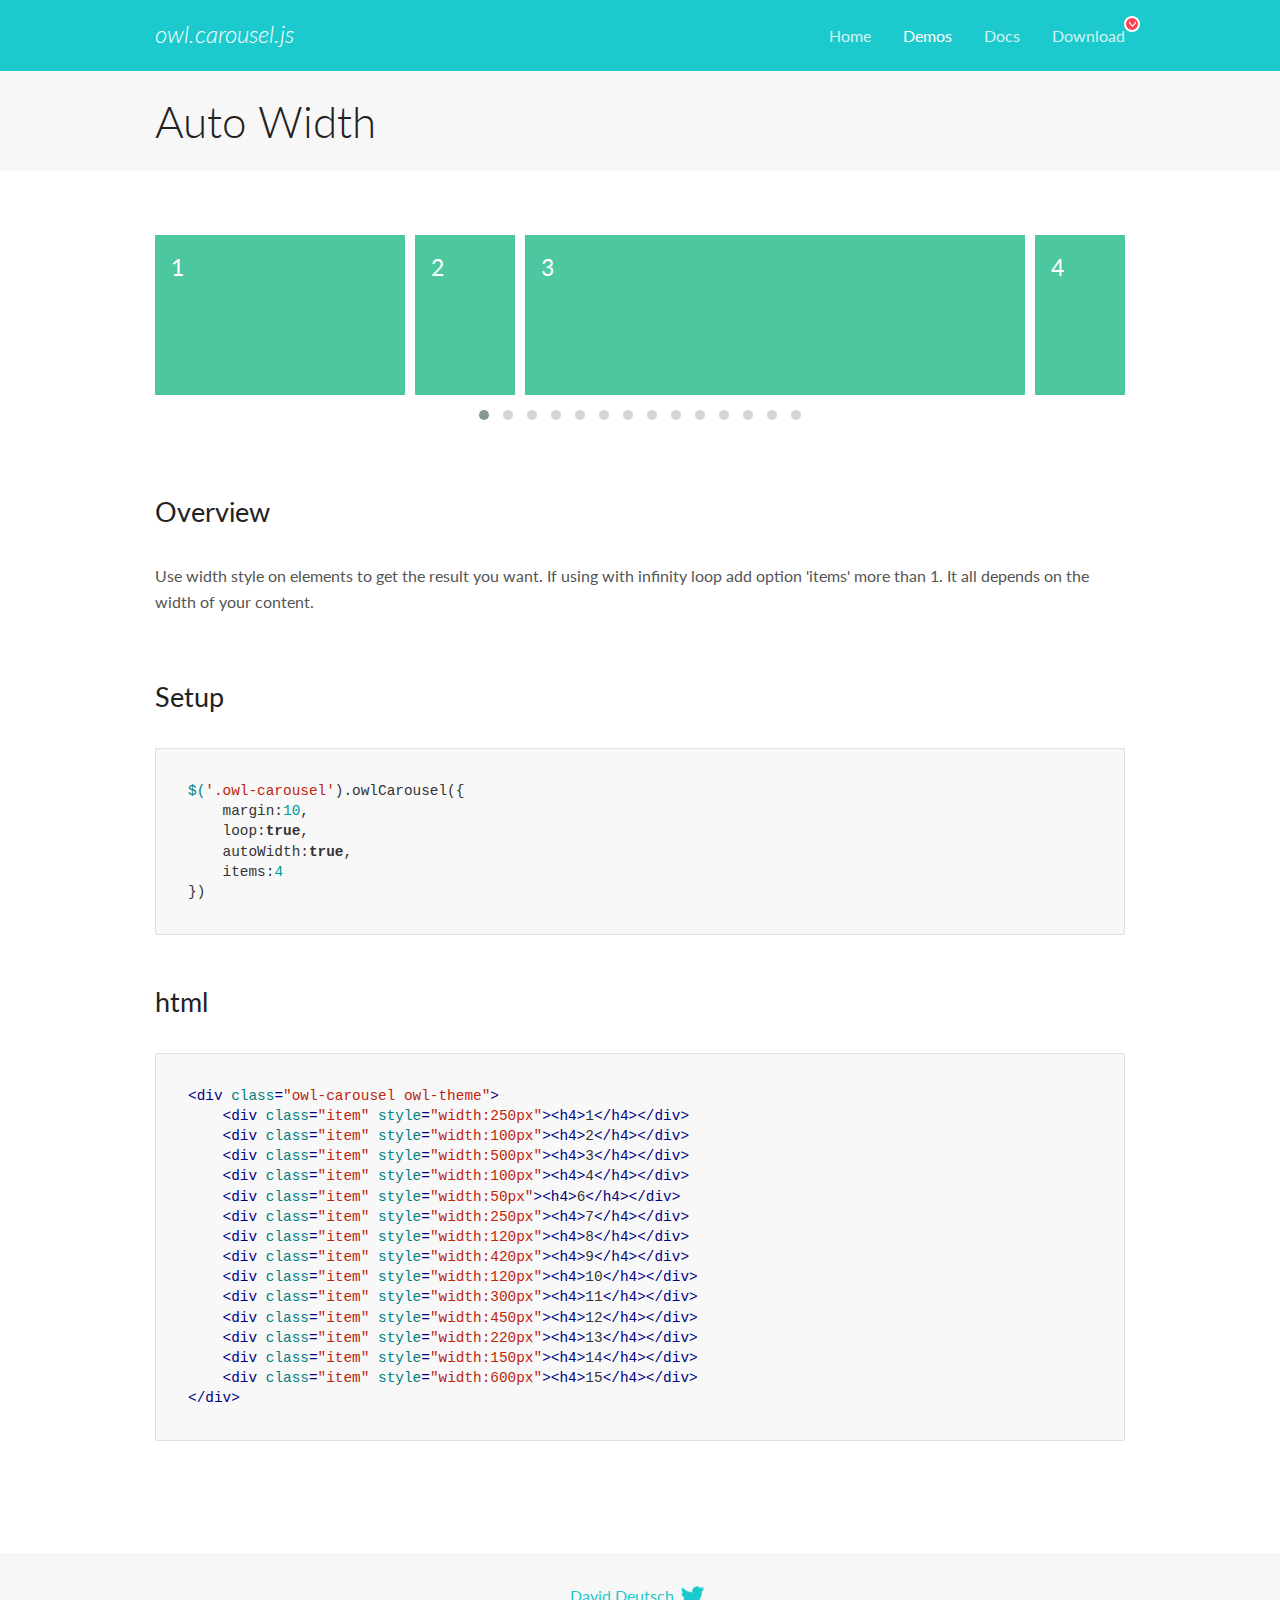
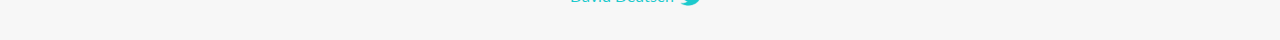
<file: WINKEL_ECOMMERCE/wwwroot/lib/OwlCarousel2-2.3.4/docs/demos/autowidth.html>
<!DOCTYPE html>
<html lang="en">
  <head>

    <!-- head -->
    <meta charset="utf-8">
    <meta name="msapplication-tap-highlight" content="no" />
    <meta name="viewport" content="width=device-width, initial-scale=1.0" />
    <meta name="description" content="Auto Width">
    <meta name="author" content="David Deutsch">
    <title>
      Auto Width Demo | Owl Carousel | 2.3.4
    </title>

    <!-- Stylesheets -->
    <link href='https://fonts.googleapis.com/css?family=Lato:300,400,700,400italic,300italic' rel='stylesheet' type='text/css'>
    <link rel="stylesheet" href="../assets/css/docs.theme.min.css">

    <!-- Owl Stylesheets -->
    <link rel="stylesheet" href="../assets/owlcarousel/assets/owl.carousel.min.css">
    <link rel="stylesheet" href="../assets/owlcarousel/assets/owl.theme.default.min.css">

    <!-- HTML5 shim and Respond.js IE8 support of HTML5 elements and media queries -->

    <!--[if lt IE 9]>
      <script src="https://oss.maxcdn.com/libs/html5shiv/3.7.0/html5shiv.js"></script>
      <script src="https://oss.maxcdn.com/libs/respond.js/1.3.0/respond.min.js"></script>
    <![endif]-->

    <!-- Favicons -->
    <link rel="apple-touch-icon-precomposed" sizes="144x144" href="../assets/ico/apple-touch-icon-144-precomposed.png">
    <link rel="shortcut icon" href="../assets/ico/favicon.png">
    <link rel="shortcut icon" href="favicon.ico">

    <!-- Yeah i know js should not be in header. Its required for demos.-->

    <!-- javascript -->
    <script src="../assets/vendors/jquery.min.js"></script>
    <script src="../assets/owlcarousel/owl.carousel.js"></script>
  </head>
  <body>

    <!-- header -->
    <header class="header">
      <div class="row">
        <div class="large-12 columns">
          <div class="brand left">
            <h3>
              <a href="/OwlCarousel2/">owl.carousel.js</a> 
            </h3>
          </div>
          <a id="toggle-nav" class="right">
            <span></span> <span></span> <span></span> 
          </a> 
          <div class="nav-bar">
            <ul class="clearfix">
              <li> <a href="/OwlCarousel2/index.html">Home</a>  </li>
              <li class="active">
                <a href="/OwlCarousel2/demos/demos.html">Demos</a> 
              </li>
              <li> <a href="/OwlCarousel2/docs/started-welcome.html">Docs</a>  </li>
              <li>
                <a href="https://github.com/OwlCarousel2/OwlCarousel2/archive/2.3.4.zip">Download</a> 
                <span class="download"></span> 
              </li>
            </ul>
          </div>
        </div>
      </div>
    </header>

    <!-- title -->
    <section class="title">
      <div class="row">
        <div class="large-12 columns">
          <h1>Auto Width</h1>
        </div>
      </div>
    </section>

    <!--  Demos -->
    <section id="demos">
      <div class="row">
        <div class="large-12 columns">
          <div class="owl-carousel owl-theme">
            <div class="item" style="width:250px">
              <h4>1</h4>
            </div>
            <div class="item" style="width:100px">
              <h4>2</h4>
            </div>
            <div class="item" style="width:500px">
              <h4>3</h4>
            </div>
            <div class="item" style="width:100px">
              <h4>4</h4>
            </div>
            <div class="item" style="width:50px">
              <h4>6</h4>
            </div>
            <div class="item" style="width:250px">
              <h4>7</h4>
            </div>
            <div class="item" style="width:120px">
              <h4>8</h4>
            </div>
            <div class="item" style="width:420px">
              <h4>9</h4>
            </div>
            <div class="item" style="width:120px">
              <h4>10</h4>
            </div>
            <div class="item" style="width:300px">
              <h4>11</h4>
            </div>
            <div class="item" style="width:450px">
              <h4>12</h4>
            </div>
            <div class="item" style="width:220px">
              <h4>13</h4>
            </div>
            <div class="item" style="width:150px">
              <h4>14</h4>
            </div>
            <div class="item" style="width:600px">
              <h4>15</h4>
            </div>
          </div>
          <h3 id="overview">Overview</h3>
          <p>Use width style on elements to get the result you want. If using with infinity loop add option &#39;items&#39; more than 1. It all depends on the width of your content.</p>
          <h3 id="setup">Setup</h3>
          <pre><code>$(&#39;.owl-carousel&#39;).owlCarousel({
    margin:10,
    loop:true,
    autoWidth:true,
    items:4
})</code></pre>
          <h3 id="html">html</h3>
          <pre><code>&lt;div class=&quot;owl-carousel owl-theme&quot;&gt;
    &lt;div class=&quot;item&quot; style=&quot;width:250px&quot;&gt;&lt;h4&gt;1&lt;/h4&gt;&lt;/div&gt;
    &lt;div class=&quot;item&quot; style=&quot;width:100px&quot;&gt;&lt;h4&gt;2&lt;/h4&gt;&lt;/div&gt;
    &lt;div class=&quot;item&quot; style=&quot;width:500px&quot;&gt;&lt;h4&gt;3&lt;/h4&gt;&lt;/div&gt;
    &lt;div class=&quot;item&quot; style=&quot;width:100px&quot;&gt;&lt;h4&gt;4&lt;/h4&gt;&lt;/div&gt;
    &lt;div class=&quot;item&quot; style=&quot;width:50px&quot;&gt;&lt;h4&gt;6&lt;/h4&gt;&lt;/div&gt;
    &lt;div class=&quot;item&quot; style=&quot;width:250px&quot;&gt;&lt;h4&gt;7&lt;/h4&gt;&lt;/div&gt;
    &lt;div class=&quot;item&quot; style=&quot;width:120px&quot;&gt;&lt;h4&gt;8&lt;/h4&gt;&lt;/div&gt;
    &lt;div class=&quot;item&quot; style=&quot;width:420px&quot;&gt;&lt;h4&gt;9&lt;/h4&gt;&lt;/div&gt;
    &lt;div class=&quot;item&quot; style=&quot;width:120px&quot;&gt;&lt;h4&gt;10&lt;/h4&gt;&lt;/div&gt;
    &lt;div class=&quot;item&quot; style=&quot;width:300px&quot;&gt;&lt;h4&gt;11&lt;/h4&gt;&lt;/div&gt;
    &lt;div class=&quot;item&quot; style=&quot;width:450px&quot;&gt;&lt;h4&gt;12&lt;/h4&gt;&lt;/div&gt;
    &lt;div class=&quot;item&quot; style=&quot;width:220px&quot;&gt;&lt;h4&gt;13&lt;/h4&gt;&lt;/div&gt;
    &lt;div class=&quot;item&quot; style=&quot;width:150px&quot;&gt;&lt;h4&gt;14&lt;/h4&gt;&lt;/div&gt;
    &lt;div class=&quot;item&quot; style=&quot;width:600px&quot;&gt;&lt;h4&gt;15&lt;/h4&gt;&lt;/div&gt;
&lt;/div&gt;</code></pre>
          <script>
            $(document).ready(function() {
              $('.owl-carousel').owlCarousel({
                margin: 10,
                loop: true,
                autoWidth: true,
                items: 4
              })
            })
          </script>
        </div>
      </div>
    </section>

    <!-- footer -->
    <footer class="footer">
      <div class="row">
        <div class="large-12 columns">
          <h5>
            <a href="/OwlCarousel2/docs/support-contact.html">David Deutsch</a> 
            <a id="custom-tweet-button" href="https://twitter.com/share?url=https://github.com/OwlCarousel2/OwlCarousel2&text=Owl Carousel - This is so awesome! " target="_blank"></a> 
          </h5>
        </div>
      </div>
    </footer>

    <!-- vendors -->
    <script src="../assets/vendors/highlight.js"></script>
    <script src="../assets/js/app.js"></script>
  </body>
</html>
</file>
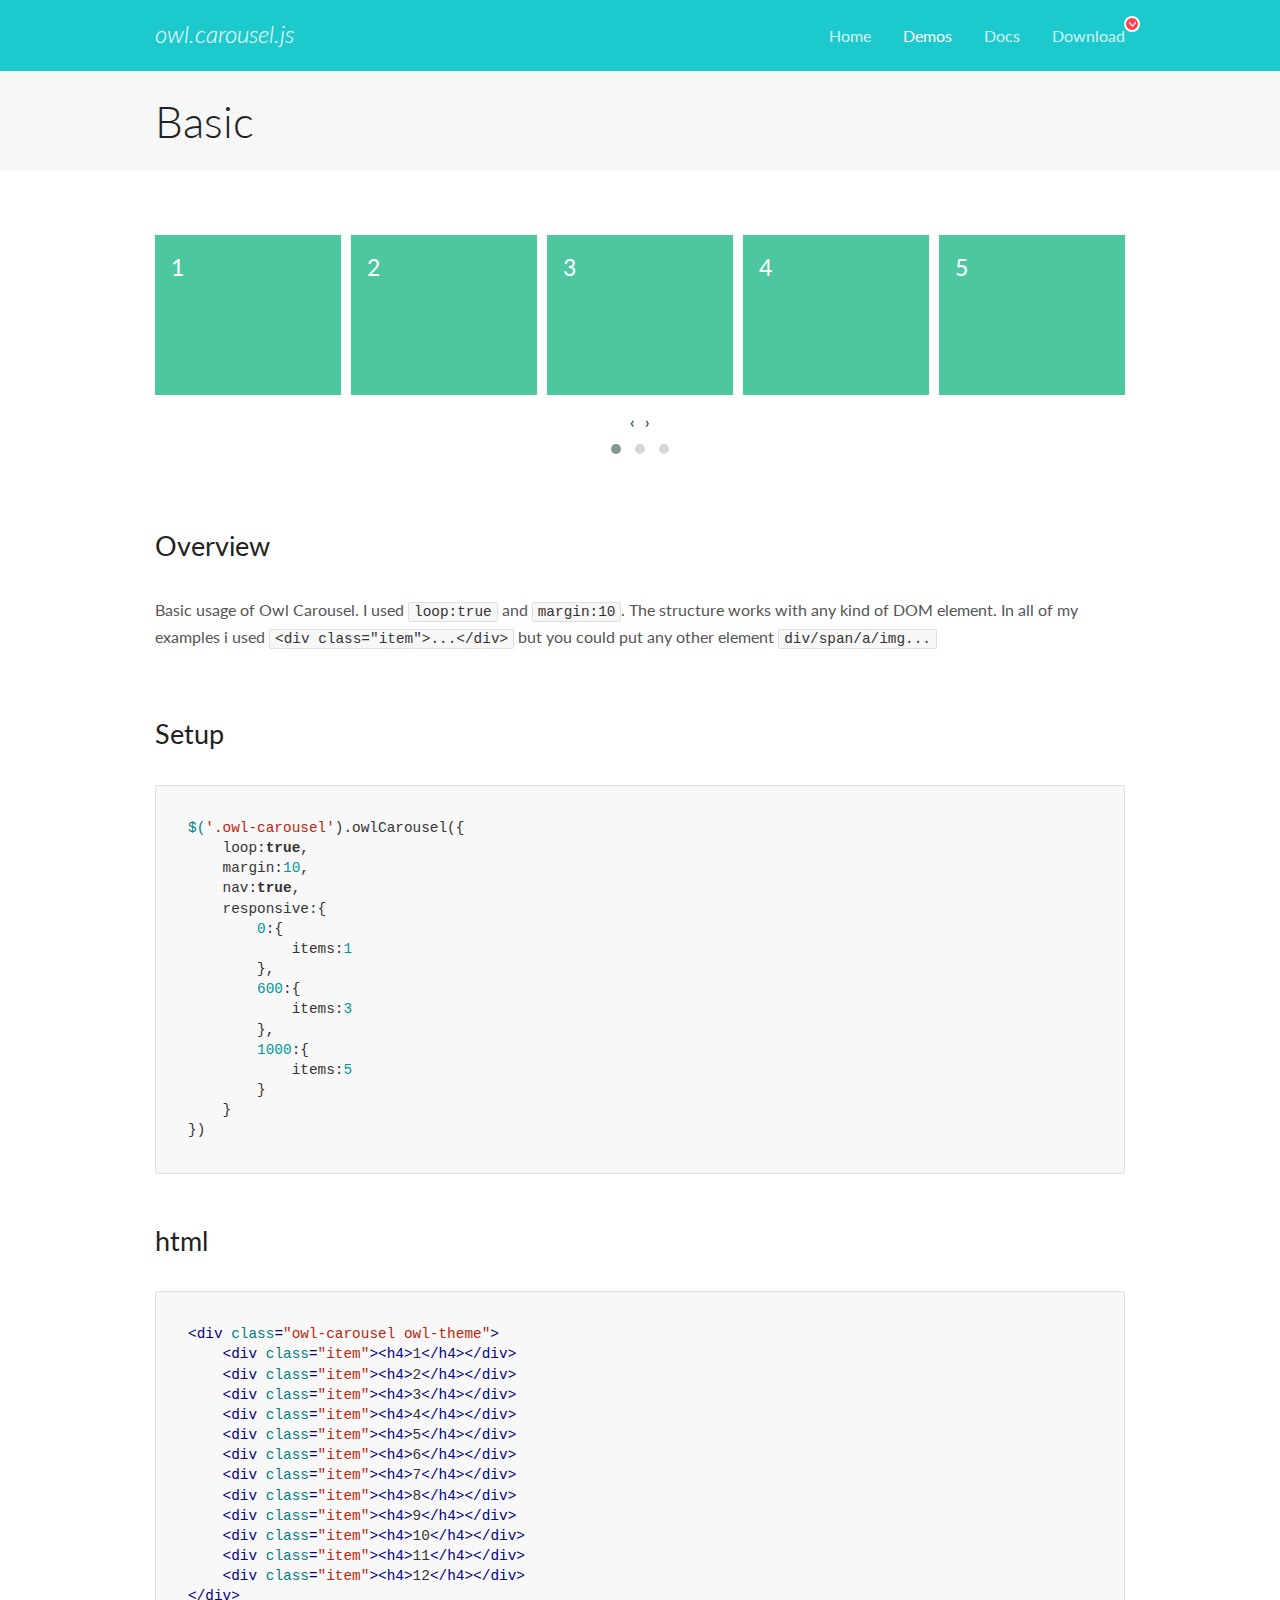
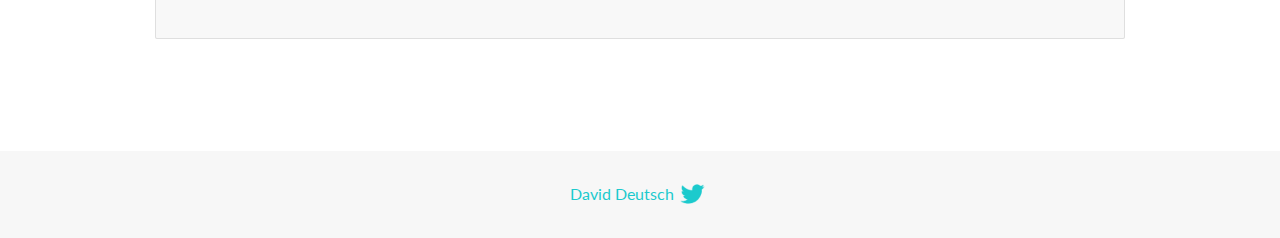
<file: WINKEL_ECOMMERCE/wwwroot/lib/OwlCarousel2-2.3.4/docs/demos/basic.html>
<!DOCTYPE html>
<html lang="en">
  <head>

    <!-- head -->
    <meta charset="utf-8">
    <meta name="msapplication-tap-highlight" content="no" />
    <meta name="viewport" content="width=device-width, initial-scale=1.0" />
    <meta name="description" content="Basic usage demo">
    <meta name="author" content="David Deutsch">
    <title>
      Basic Demo | Owl Carousel | 2.3.4
    </title>

    <!-- Stylesheets -->
    <link href='https://fonts.googleapis.com/css?family=Lato:300,400,700,400italic,300italic' rel='stylesheet' type='text/css'>
    <link rel="stylesheet" href="../assets/css/docs.theme.min.css">

    <!-- Owl Stylesheets -->
    <link rel="stylesheet" href="../assets/owlcarousel/assets/owl.carousel.min.css">
    <link rel="stylesheet" href="../assets/owlcarousel/assets/owl.theme.default.min.css">

    <!-- HTML5 shim and Respond.js IE8 support of HTML5 elements and media queries -->

    <!--[if lt IE 9]>
      <script src="https://oss.maxcdn.com/libs/html5shiv/3.7.0/html5shiv.js"></script>
      <script src="https://oss.maxcdn.com/libs/respond.js/1.3.0/respond.min.js"></script>
    <![endif]-->

    <!-- Favicons -->
    <link rel="apple-touch-icon-precomposed" sizes="144x144" href="../assets/ico/apple-touch-icon-144-precomposed.png">
    <link rel="shortcut icon" href="../assets/ico/favicon.png">
    <link rel="shortcut icon" href="favicon.ico">

    <!-- Yeah i know js should not be in header. Its required for demos.-->

    <!-- javascript -->
    <script src="../assets/vendors/jquery.min.js"></script>
    <script src="../assets/owlcarousel/owl.carousel.js"></script>
  </head>
  <body>

    <!-- header -->
    <header class="header">
      <div class="row">
        <div class="large-12 columns">
          <div class="brand left">
            <h3>
              <a href="/OwlCarousel2/">owl.carousel.js</a> 
            </h3>
          </div>
          <a id="toggle-nav" class="right">
            <span></span> <span></span> <span></span> 
          </a> 
          <div class="nav-bar">
            <ul class="clearfix">
              <li> <a href="/OwlCarousel2/index.html">Home</a>  </li>
              <li class="active">
                <a href="/OwlCarousel2/demos/demos.html">Demos</a> 
              </li>
              <li> <a href="/OwlCarousel2/docs/started-welcome.html">Docs</a>  </li>
              <li>
                <a href="https://github.com/OwlCarousel2/OwlCarousel2/archive/2.3.4.zip">Download</a> 
                <span class="download"></span> 
              </li>
            </ul>
          </div>
        </div>
      </div>
    </header>

    <!-- title -->
    <section class="title">
      <div class="row">
        <div class="large-12 columns">
          <h1>Basic</h1>
        </div>
      </div>
    </section>

    <!--  Demos -->
    <section id="demos">
      <div class="row">
        <div class="large-12 columns">
          <div class="owl-carousel owl-theme">
            <div class="item">
              <h4>1</h4>
            </div>
            <div class="item">
              <h4>2</h4>
            </div>
            <div class="item">
              <h4>3</h4>
            </div>
            <div class="item">
              <h4>4</h4>
            </div>
            <div class="item">
              <h4>5</h4>
            </div>
            <div class="item">
              <h4>6</h4>
            </div>
            <div class="item">
              <h4>7</h4>
            </div>
            <div class="item">
              <h4>8</h4>
            </div>
            <div class="item">
              <h4>9</h4>
            </div>
            <div class="item">
              <h4>10</h4>
            </div>
            <div class="item">
              <h4>11</h4>
            </div>
            <div class="item">
              <h4>12</h4>
            </div>
          </div>
          <h3 id="overview">Overview</h3>
          <p>Basic usage of Owl Carousel. I used <code>loop:true</code> and <code>margin:10</code>. The structure works with any kind of DOM element. In all of my examples i used <code>&lt;div class=&quot;item&quot;&gt;...&lt;/div&gt;</code> but you could
            put any other element <code>div/span/a/img...</code></p>
          <h3 id="setup">Setup</h3>
          <pre><code>$(&#39;.owl-carousel&#39;).owlCarousel({
    loop:true,
    margin:10,
    nav:true,
    responsive:{
        0:{
            items:1
        },
        600:{
            items:3
        },
        1000:{
            items:5
        }
    }
})</code></pre>
          <h3 id="html">html</h3>
          <pre><code>&lt;div class=&quot;owl-carousel owl-theme&quot;&gt;
    &lt;div class=&quot;item&quot;&gt;&lt;h4&gt;1&lt;/h4&gt;&lt;/div&gt;
    &lt;div class=&quot;item&quot;&gt;&lt;h4&gt;2&lt;/h4&gt;&lt;/div&gt;
    &lt;div class=&quot;item&quot;&gt;&lt;h4&gt;3&lt;/h4&gt;&lt;/div&gt;
    &lt;div class=&quot;item&quot;&gt;&lt;h4&gt;4&lt;/h4&gt;&lt;/div&gt;
    &lt;div class=&quot;item&quot;&gt;&lt;h4&gt;5&lt;/h4&gt;&lt;/div&gt;
    &lt;div class=&quot;item&quot;&gt;&lt;h4&gt;6&lt;/h4&gt;&lt;/div&gt;
    &lt;div class=&quot;item&quot;&gt;&lt;h4&gt;7&lt;/h4&gt;&lt;/div&gt;
    &lt;div class=&quot;item&quot;&gt;&lt;h4&gt;8&lt;/h4&gt;&lt;/div&gt;
    &lt;div class=&quot;item&quot;&gt;&lt;h4&gt;9&lt;/h4&gt;&lt;/div&gt;
    &lt;div class=&quot;item&quot;&gt;&lt;h4&gt;10&lt;/h4&gt;&lt;/div&gt;
    &lt;div class=&quot;item&quot;&gt;&lt;h4&gt;11&lt;/h4&gt;&lt;/div&gt;
    &lt;div class=&quot;item&quot;&gt;&lt;h4&gt;12&lt;/h4&gt;&lt;/div&gt;
&lt;/div&gt;</code></pre>
          <script>
            $(document).ready(function() {
              var owl = $('.owl-carousel');
              owl.owlCarousel({
                margin: 10,
                nav: true,
                loop: true,
                responsive: {
                  0: {
                    items: 1
                  },
                  600: {
                    items: 3
                  },
                  1000: {
                    items: 5
                  }
                }
              })
            })
          </script>
        </div>
      </div>
    </section>

    <!-- footer -->
    <footer class="footer">
      <div class="row">
        <div class="large-12 columns">
          <h5>
            <a href="/OwlCarousel2/docs/support-contact.html">David Deutsch</a> 
            <a id="custom-tweet-button" href="https://twitter.com/share?url=https://github.com/OwlCarousel2/OwlCarousel2&text=Owl Carousel - This is so awesome! " target="_blank"></a> 
          </h5>
        </div>
      </div>
    </footer>

    <!-- vendors -->
    <script src="../assets/vendors/highlight.js"></script>
    <script src="../assets/js/app.js"></script>
  </body>
</html>
</file>
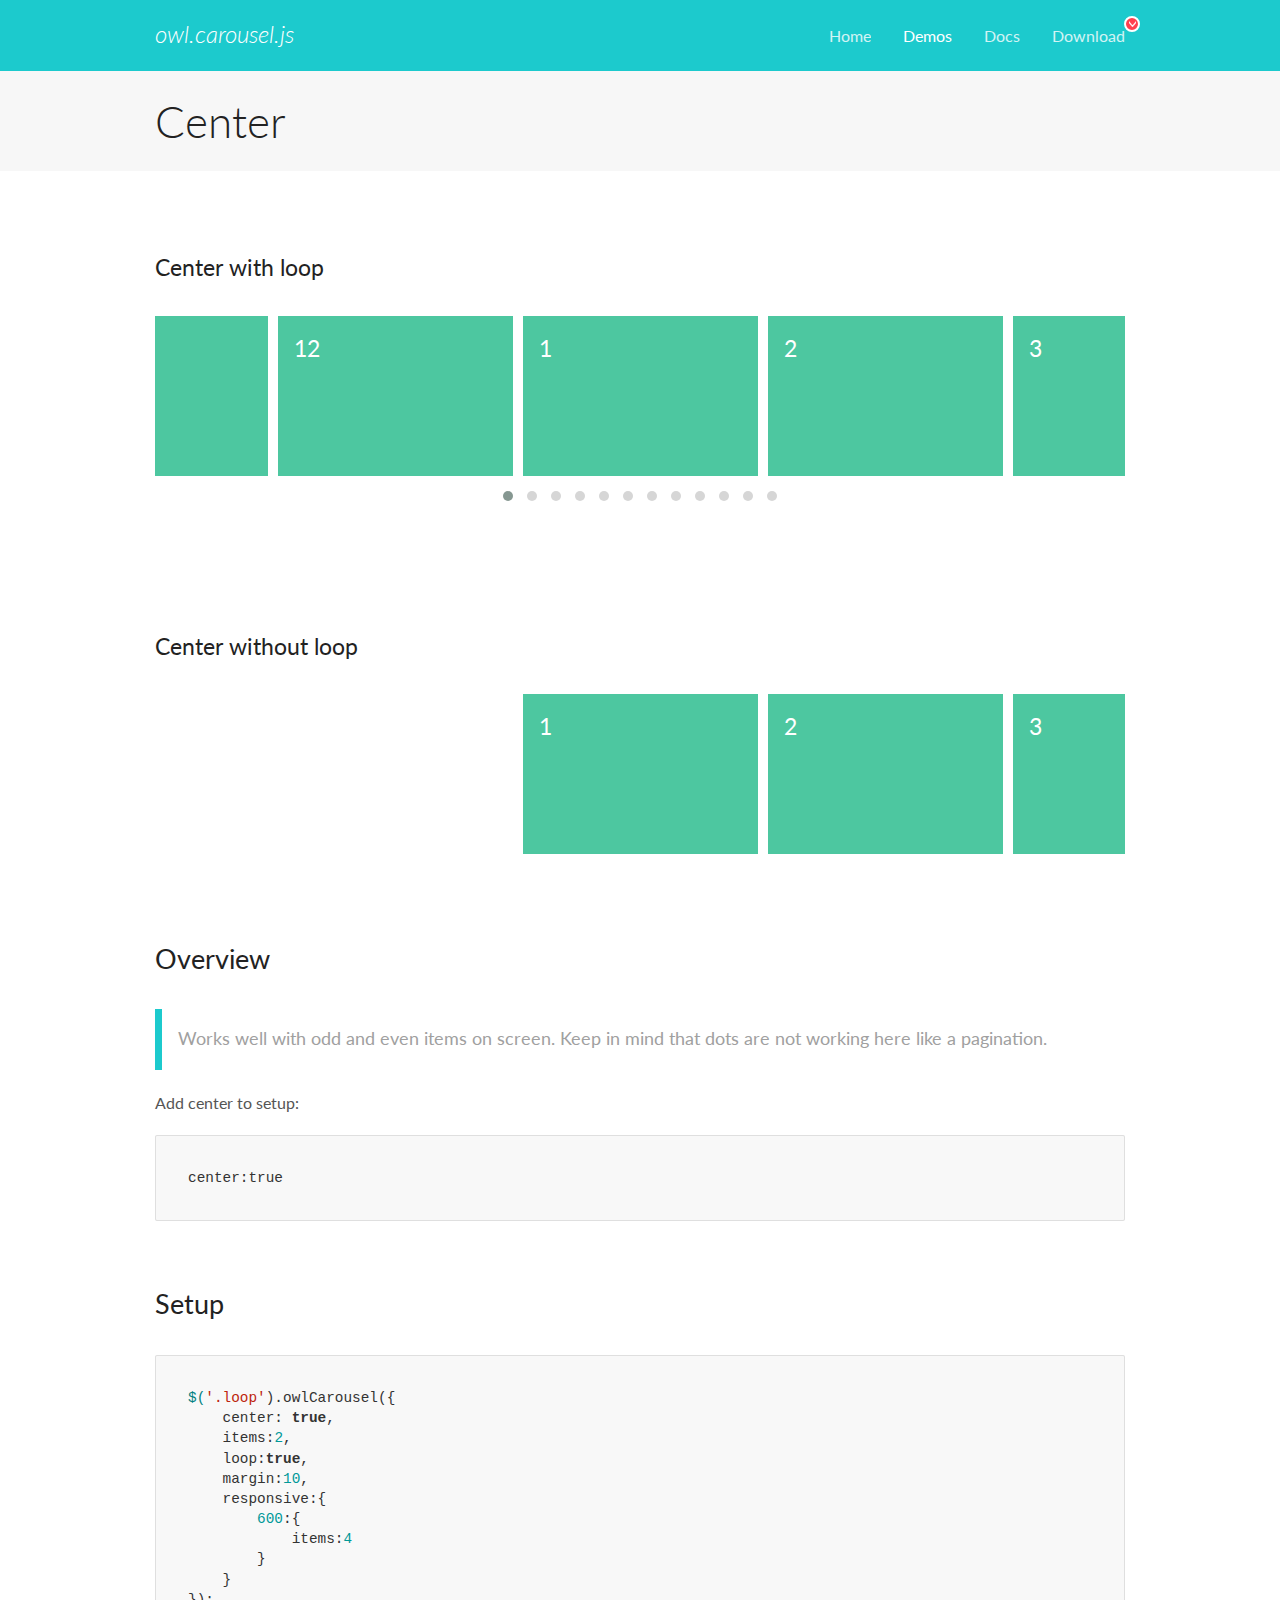
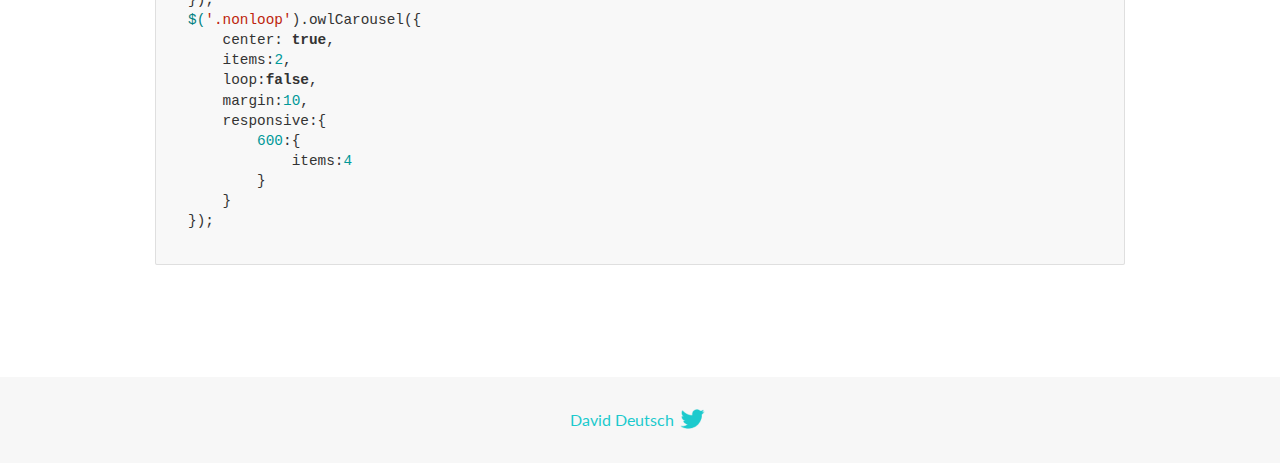
<file: WINKEL_ECOMMERCE/wwwroot/lib/OwlCarousel2-2.3.4/docs/demos/center.html>
<!DOCTYPE html>
<html lang="en">
  <head>

    <!-- head -->
    <meta charset="utf-8">
    <meta name="msapplication-tap-highlight" content="no" />
    <meta name="viewport" content="width=device-width, initial-scale=1.0" />
    <meta name="description" content="Center carousel">
    <meta name="author" content="David Deutsch">
    <title>
      Center Demo | Owl Carousel | 2.3.4
    </title>

    <!-- Stylesheets -->
    <link href='https://fonts.googleapis.com/css?family=Lato:300,400,700,400italic,300italic' rel='stylesheet' type='text/css'>
    <link rel="stylesheet" href="../assets/css/docs.theme.min.css">

    <!-- Owl Stylesheets -->
    <link rel="stylesheet" href="../assets/owlcarousel/assets/owl.carousel.min.css">
    <link rel="stylesheet" href="../assets/owlcarousel/assets/owl.theme.default.min.css">

    <!-- HTML5 shim and Respond.js IE8 support of HTML5 elements and media queries -->

    <!--[if lt IE 9]>
      <script src="https://oss.maxcdn.com/libs/html5shiv/3.7.0/html5shiv.js"></script>
      <script src="https://oss.maxcdn.com/libs/respond.js/1.3.0/respond.min.js"></script>
    <![endif]-->

    <!-- Favicons -->
    <link rel="apple-touch-icon-precomposed" sizes="144x144" href="../assets/ico/apple-touch-icon-144-precomposed.png">
    <link rel="shortcut icon" href="../assets/ico/favicon.png">
    <link rel="shortcut icon" href="favicon.ico">

    <!-- Yeah i know js should not be in header. Its required for demos.-->

    <!-- javascript -->
    <script src="../assets/vendors/jquery.min.js"></script>
    <script src="../assets/owlcarousel/owl.carousel.js"></script>
  </head>
  <body>

    <!-- header -->
    <header class="header">
      <div class="row">
        <div class="large-12 columns">
          <div class="brand left">
            <h3>
              <a href="/OwlCarousel2/">owl.carousel.js</a> 
            </h3>
          </div>
          <a id="toggle-nav" class="right">
            <span></span> <span></span> <span></span> 
          </a> 
          <div class="nav-bar">
            <ul class="clearfix">
              <li> <a href="/OwlCarousel2/index.html">Home</a>  </li>
              <li class="active">
                <a href="/OwlCarousel2/demos/demos.html">Demos</a> 
              </li>
              <li> <a href="/OwlCarousel2/docs/started-welcome.html">Docs</a>  </li>
              <li>
                <a href="https://github.com/OwlCarousel2/OwlCarousel2/archive/2.3.4.zip">Download</a> 
                <span class="download"></span> 
              </li>
            </ul>
          </div>
        </div>
      </div>
    </header>

    <!-- title -->
    <section class="title">
      <div class="row">
        <div class="large-12 columns">
          <h1>Center</h1>
        </div>
      </div>
    </section>

    <!--  Demos -->
    <section id="demos">
      <div class="row">
        <div class="large-12 columns">
          <h4 id="center-with-loop">Center with loop</h4>
          <div class="loop owl-carousel owl-theme">
            <div class="item">
              <h4>1</h4>
            </div>
            <div class="item">
              <h4>2</h4>
            </div>
            <div class="item">
              <h4>3</h4>
            </div>
            <div class="item">
              <h4>4</h4>
            </div>
            <div class="item">
              <h4>5</h4>
            </div>
            <div class="item">
              <h4>6</h4>
            </div>
            <div class="item">
              <h4>7</h4>
            </div>
            <div class="item">
              <h4>8</h4>
            </div>
            <div class="item">
              <h4>9</h4>
            </div>
            <div class="item">
              <h4>10</h4>
            </div>
            <div class="item">
              <h4>11</h4>
            </div>
            <div class="item">
              <h4>12</h4>
            </div>
          </div>
          <br>
          <h4 id="center-without-loop">Center without loop</h4>
          <div class="nonloop owl-carousel">
            <div class="item">
              <h4>1</h4>
            </div>
            <div class="item">
              <h4>2</h4>
            </div>
            <div class="item">
              <h4>3</h4>
            </div>
            <div class="item">
              <h4>4</h4>
            </div>
            <div class="item">
              <h4>5</h4>
            </div>
            <div class="item">
              <h4>6</h4>
            </div>
            <div class="item">
              <h4>7</h4>
            </div>
            <div class="item">
              <h4>8</h4>
            </div>
            <div class="item">
              <h4>9</h4>
            </div>
            <div class="item">
              <h4>10</h4>
            </div>
            <div class="item">
              <h4>11</h4>
            </div>
            <div class="item">
              <h4>12</h4>
            </div>
          </div>
          <h3 id="overview">Overview</h3>
          <blockquote>
            <p>Works well with odd and even items on screen. Keep in mind that dots are not working here like a pagination.</p>
          </blockquote>
          <p>Add center to setup:</p>
          <pre><code>center:true</code></pre>
          <h3 id="setup">Setup</h3>
          <pre><code>$(&#39;.loop&#39;).owlCarousel({
    center: true,
    items:2,
    loop:true,
    margin:10,
    responsive:{
        600:{
            items:4
        }
    }
});
$(&#39;.nonloop&#39;).owlCarousel({
    center: true,
    items:2,
    loop:false,
    margin:10,
    responsive:{
        600:{
            items:4
        }
    }
});</code></pre>
          <script>
            jQuery(document).ready(function($) {
              $('.loop').owlCarousel({
                center: true,
                items: 2,
                loop: true,
                margin: 10,
                responsive: {
                  600: {
                    items: 4
                  }
                }
              });
              $('.nonloop').owlCarousel({
                center: true,
                items: 2,
                loop: false,
                margin: 10,
                responsive: {
                  600: {
                    items: 4
                  }
                }
              });
            });
          </script>
        </div>
      </div>
    </section>

    <!-- footer -->
    <footer class="footer">
      <div class="row">
        <div class="large-12 columns">
          <h5>
            <a href="/OwlCarousel2/docs/support-contact.html">David Deutsch</a> 
            <a id="custom-tweet-button" href="https://twitter.com/share?url=https://github.com/OwlCarousel2/OwlCarousel2&text=Owl Carousel - This is so awesome! " target="_blank"></a> 
          </h5>
        </div>
      </div>
    </footer>

    <!-- vendors -->
    <script src="../assets/vendors/highlight.js"></script>
    <script src="../assets/js/app.js"></script>
  </body>
</html>
</file>
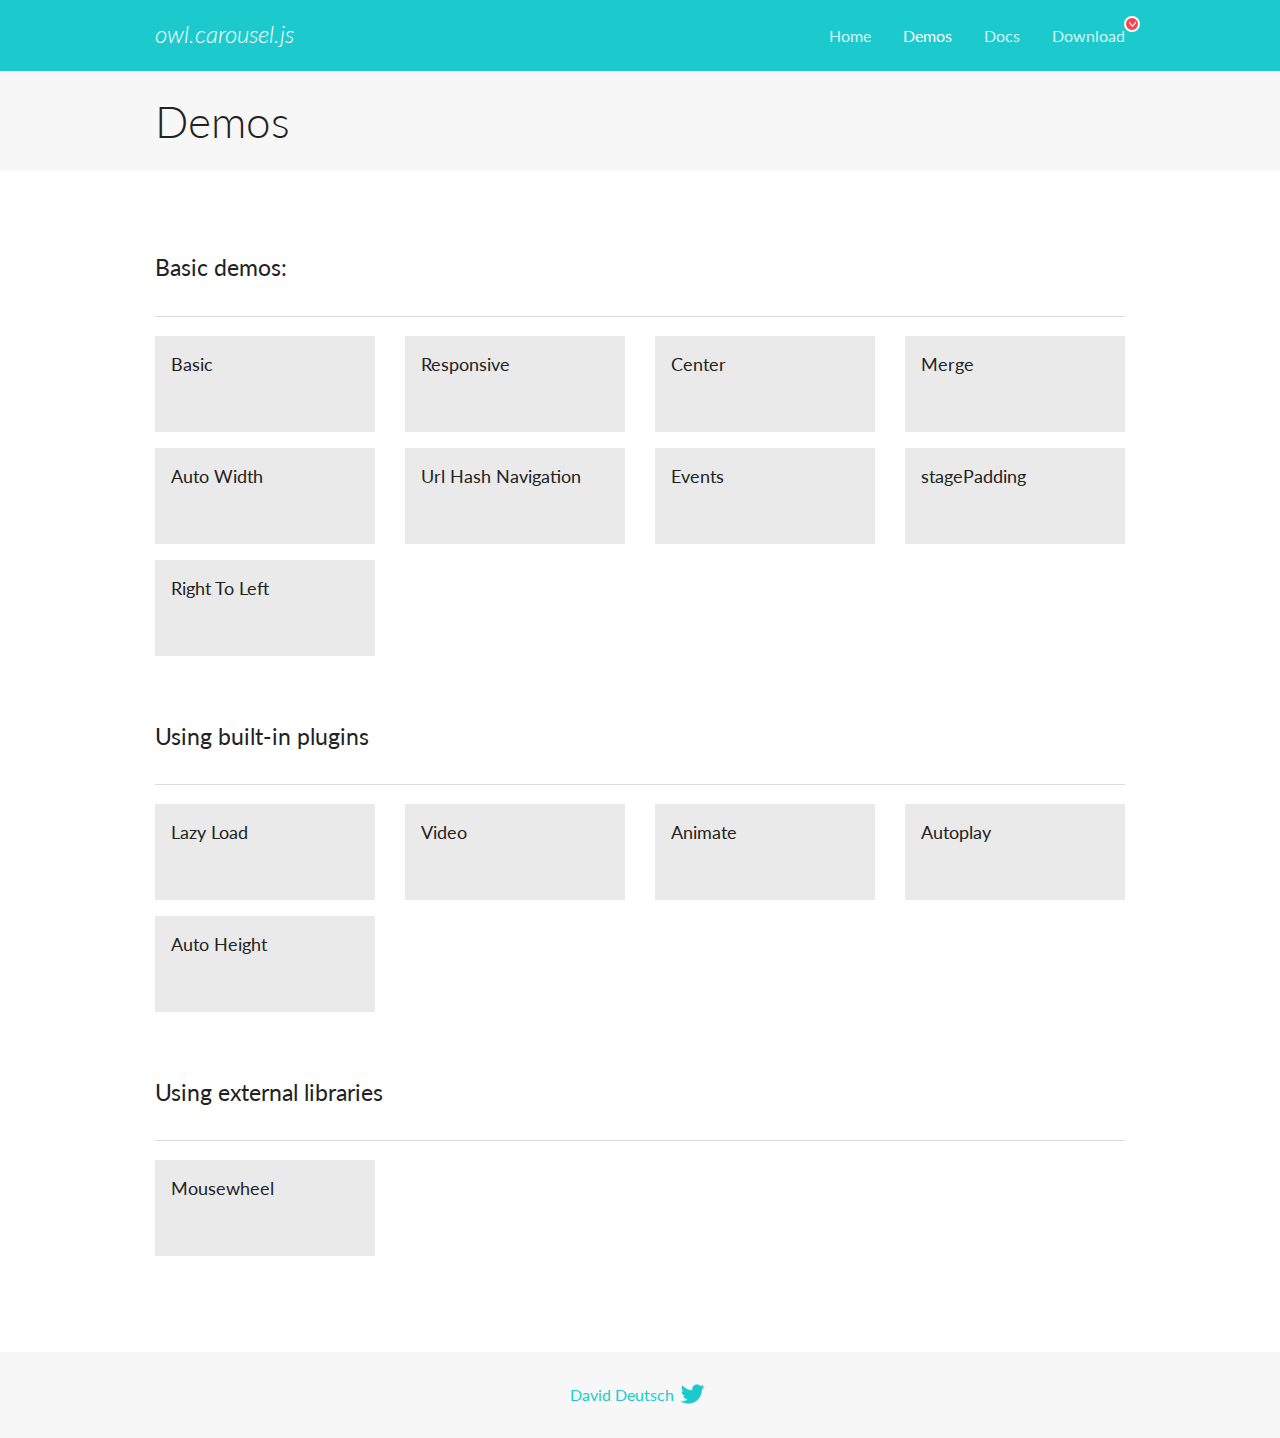
<file: WINKEL_ECOMMERCE/wwwroot/lib/OwlCarousel2-2.3.4/docs/demos/demos.html>
<!DOCTYPE html>
<html lang="en">
  <head>

    <!-- head -->
    <meta charset="utf-8">
    <meta name="msapplication-tap-highlight" content="no" />
    <meta name="viewport" content="width=device-width, initial-scale=1.0" />
    <meta name="description" content="A list of Owl Carousel examples.">
    <meta name="author" content="David Deutsch">
    <title>
      Demos | Owl Carousel | 2.3.4
    </title>

    <!-- Stylesheets -->
    <link href='https://fonts.googleapis.com/css?family=Lato:300,400,700,400italic,300italic' rel='stylesheet' type='text/css'>
    <link rel="stylesheet" href="../assets/css/docs.theme.min.css">

    <!-- Owl Stylesheets -->
    <link rel="stylesheet" href="../assets/owlcarousel/assets/owl.carousel.min.css">
    <link rel="stylesheet" href="../assets/owlcarousel/assets/owl.theme.default.min.css">

    <!-- HTML5 shim and Respond.js IE8 support of HTML5 elements and media queries -->

    <!--[if lt IE 9]>
      <script src="https://oss.maxcdn.com/libs/html5shiv/3.7.0/html5shiv.js"></script>
      <script src="https://oss.maxcdn.com/libs/respond.js/1.3.0/respond.min.js"></script>
    <![endif]-->

    <!-- Favicons -->
    <link rel="apple-touch-icon-precomposed" sizes="144x144" href="../assets/ico/apple-touch-icon-144-precomposed.png">
    <link rel="shortcut icon" href="../assets/ico/favicon.png">
    <link rel="shortcut icon" href="favicon.ico">

    <!-- Yeah i know js should not be in header. Its required for demos.-->

    <!-- javascript -->
    <script src="../assets/vendors/jquery.min.js"></script>
    <script src="../assets/owlcarousel/owl.carousel.js"></script>
  </head>
  <body>

    <!-- header -->
    <header class="header">
      <div class="row">
        <div class="large-12 columns">
          <div class="brand left">
            <h3>
              <a href="/OwlCarousel2/">owl.carousel.js</a> 
            </h3>
          </div>
          <a id="toggle-nav" class="right">
            <span></span> <span></span> <span></span> 
          </a> 
          <div class="nav-bar">
            <ul class="clearfix">
              <li> <a href="/OwlCarousel2/index.html">Home</a>  </li>
              <li class="active">
                <a href="/OwlCarousel2/demos/demos.html">Demos</a> 
              </li>
              <li> <a href="/OwlCarousel2/docs/started-welcome.html">Docs</a>  </li>
              <li>
                <a href="https://github.com/OwlCarousel2/OwlCarousel2/archive/2.3.4.zip">Download</a> 
                <span class="download"></span> 
              </li>
            </ul>
          </div>
        </div>
      </div>
    </header>

    <!-- title -->
    <section class="title">
      <div class="row">
        <div class="large-12 columns">
          <h1>Demos</h1>
        </div>
      </div>
    </section>

    <!--  Demos -->
    <section id="demos">
      <div class="row">
        <div class="large-12 columns">
          <h4 id="basic-demos-">Basic demos:</h4>
          <hr>
          <div class="demo-list">
            <div class="row">
              <div class="small-6 medium-4 large-3 columns">
                <a href="basic.html" class="demo-block">
                  <h5>Basic </h5>
                </a> 
              </div>
              <div class="small-6 medium-4 large-3 columns">
                <a href="responsive.html" class="demo-block">
                  <h5>Responsive </h5>
                </a> 
              </div>
              <div class="small-6 medium-4 large-3 columns">
                <a href="center.html" class="demo-block">
                  <h5>Center </h5>
                </a> 
              </div>
              <div class="small-6 medium-4 large-3 columns">
                <a href="merge.html" class="demo-block">
                  <h5>Merge </h5>
                </a> 
              </div>
              <div class="small-6 medium-4 large-3 columns">
                <a href="autowidth.html" class="demo-block">
                  <h5>Auto Width </h5>
                </a> 
              </div>
              <div class="small-6 medium-4 large-3 columns">
                <a href="urlhashnav.html" class="demo-block">
                  <h5>Url Hash Navigation </h5>
                </a> 
              </div>
              <div class="small-6 medium-4 large-3 columns">
                <a href="events.html" class="demo-block">
                  <h5>Events </h5>
                </a> 
              </div>
              <div class="small-6 medium-4 large-3 columns">
                <a href="stagepadding.html" class="demo-block">
                  <h5>stagePadding </h5>
                </a> 
              </div>
              <div class="small-6 medium-4 large-3 columns">
                <a href="rtl.html" class="demo-block">
                  <h5>Right To Left </h5>
                </a> 
              </div>
            </div>
          </div>
          <h4 id="using-built-in-plugins">Using built-in plugins</h4>
          <hr>
          <div class="demo-list">
            <div class="row">
              <div class="small-6 medium-4 large-3 columns">
                <a href="lazyLoad.html" class="demo-block">
                  <h5>Lazy Load </h5>
                </a> 
              </div>
              <div class="small-6 medium-4 large-3 columns">
                <a href="video.html" class="demo-block">
                  <h5>Video </h5>
                </a> 
              </div>
              <div class="small-6 medium-4 large-3 columns">
                <a href="animate.html" class="demo-block">
                  <h5>Animate </h5>
                </a> 
              </div>
              <div class="small-6 medium-4 large-3 columns">
                <a href="autoplay.html" class="demo-block">
                  <h5>Autoplay </h5>
                </a> 
              </div>
              <div class="small-6 medium-4 large-3 columns">
                <a href="autoheight.html" class="demo-block">
                  <h5>Auto Height </h5>
                </a> 
              </div>
            </div>
          </div>
          <h4 id="using-external-libraries">Using external libraries</h4>
          <hr>
          <div class="demo-list">
            <div class="row">
              <div class="small-6 medium-4 large-3 columns">
                <a href="mousewheel.html" class="demo-block">
                  <h5>Mousewheel </h5>
                </a> 
              </div>
            </div>
          </div>
        </div>
      </div>
    </section>

    <!-- footer -->
    <footer class="footer">
      <div class="row">
        <div class="large-12 columns">
          <h5>
            <a href="/OwlCarousel2/docs/support-contact.html">David Deutsch</a> 
            <a id="custom-tweet-button" href="https://twitter.com/share?url=https://github.com/OwlCarousel2/OwlCarousel2&text=Owl Carousel - This is so awesome! " target="_blank"></a> 
          </h5>
        </div>
      </div>
    </footer>

    <!-- vendors -->
    <script src="../assets/vendors/highlight.js"></script>
    <script src="../assets/js/app.js"></script>
  </body>
</html>
</file>
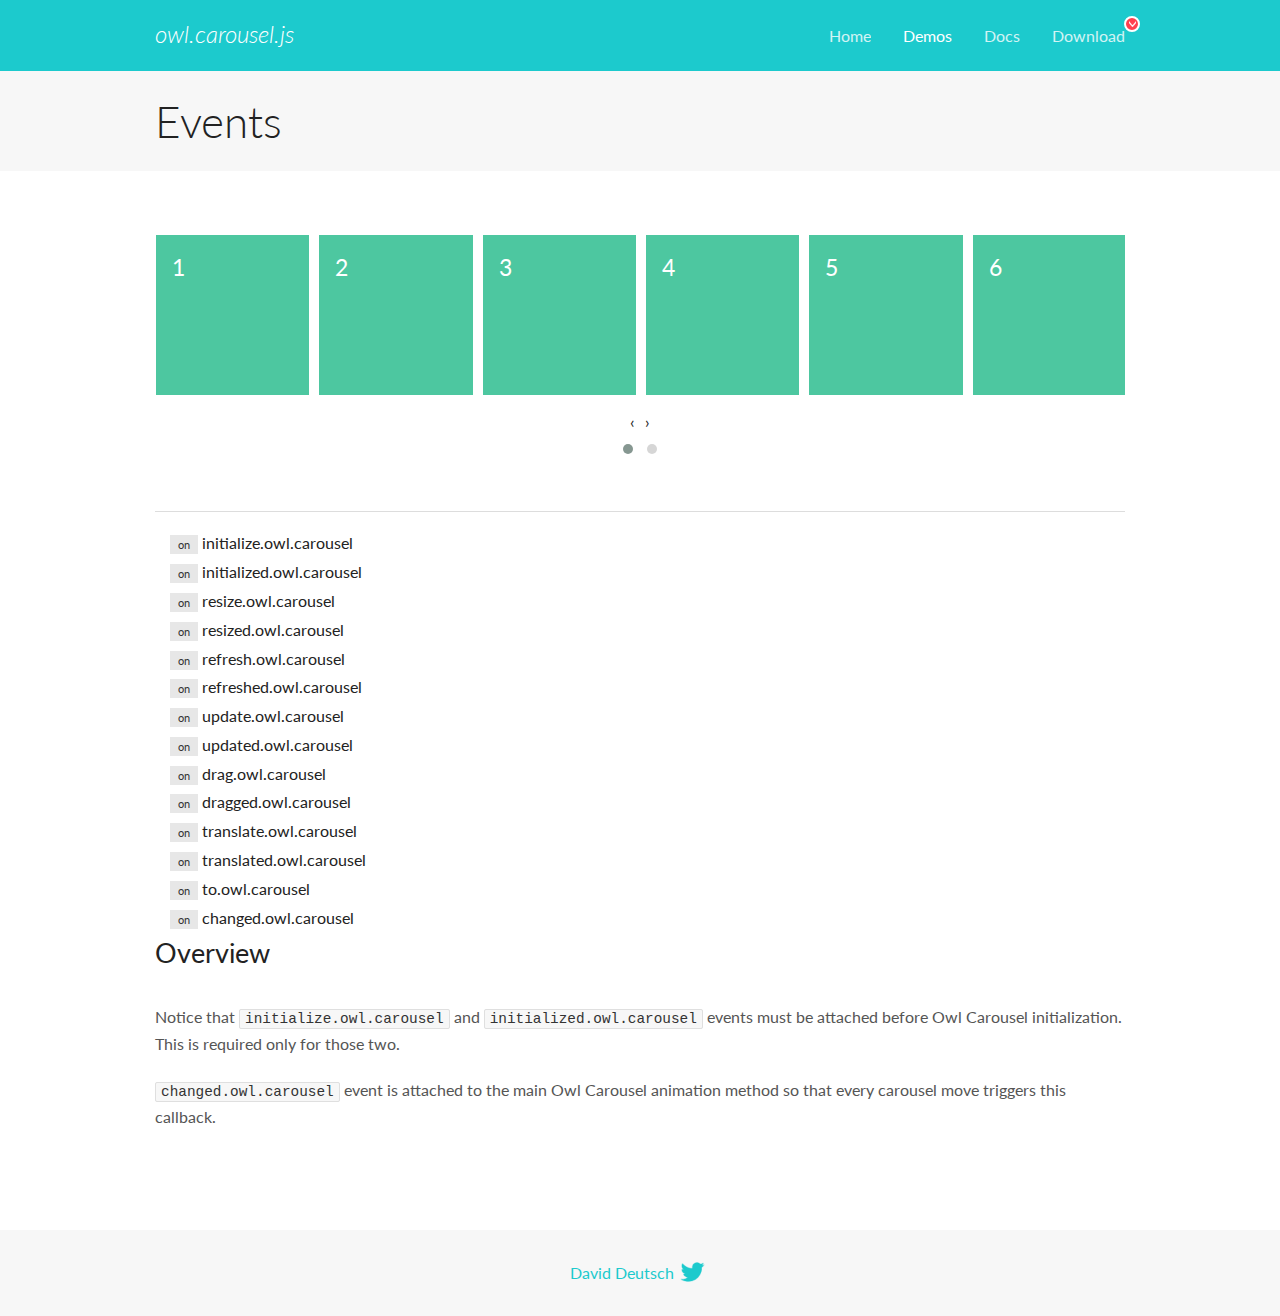
<file: WINKEL_ECOMMERCE/wwwroot/lib/OwlCarousel2-2.3.4/docs/demos/events.html>
<!DOCTYPE html>
<html lang="en">
  <head>

    <!-- head -->
    <meta charset="utf-8">
    <meta name="msapplication-tap-highlight" content="no" />
    <meta name="viewport" content="width=device-width, initial-scale=1.0" />
    <meta name="description" content="Events usage demo">
    <meta name="author" content="David Deutsch">
    <title>
      Events Demo | Owl Carousel | 2.3.4
    </title>

    <!-- Stylesheets -->
    <link href='https://fonts.googleapis.com/css?family=Lato:300,400,700,400italic,300italic' rel='stylesheet' type='text/css'>
    <link rel="stylesheet" href="../assets/css/docs.theme.min.css">

    <!-- Owl Stylesheets -->
    <link rel="stylesheet" href="../assets/owlcarousel/assets/owl.carousel.min.css">
    <link rel="stylesheet" href="../assets/owlcarousel/assets/owl.theme.default.min.css">

    <!-- HTML5 shim and Respond.js IE8 support of HTML5 elements and media queries -->

    <!--[if lt IE 9]>
      <script src="https://oss.maxcdn.com/libs/html5shiv/3.7.0/html5shiv.js"></script>
      <script src="https://oss.maxcdn.com/libs/respond.js/1.3.0/respond.min.js"></script>
    <![endif]-->

    <!-- Favicons -->
    <link rel="apple-touch-icon-precomposed" sizes="144x144" href="../assets/ico/apple-touch-icon-144-precomposed.png">
    <link rel="shortcut icon" href="../assets/ico/favicon.png">
    <link rel="shortcut icon" href="favicon.ico">

    <!-- Yeah i know js should not be in header. Its required for demos.-->

    <!-- javascript -->
    <script src="../assets/vendors/jquery.min.js"></script>
    <script src="../assets/owlcarousel/owl.carousel.js"></script>
  </head>
  <body>

    <!-- header -->
    <header class="header">
      <div class="row">
        <div class="large-12 columns">
          <div class="brand left">
            <h3>
              <a href="/OwlCarousel2/">owl.carousel.js</a> 
            </h3>
          </div>
          <a id="toggle-nav" class="right">
            <span></span> <span></span> <span></span> 
          </a> 
          <div class="nav-bar">
            <ul class="clearfix">
              <li> <a href="/OwlCarousel2/index.html">Home</a>  </li>
              <li class="active">
                <a href="/OwlCarousel2/demos/demos.html">Demos</a> 
              </li>
              <li> <a href="/OwlCarousel2/docs/started-welcome.html">Docs</a>  </li>
              <li>
                <a href="https://github.com/OwlCarousel2/OwlCarousel2/archive/2.3.4.zip">Download</a> 
                <span class="download"></span> 
              </li>
            </ul>
          </div>
        </div>
      </div>
    </header>

    <!-- title -->
    <section class="title">
      <div class="row">
        <div class="large-12 columns">
          <h1>Events</h1>
        </div>
      </div>
    </section>

    <!--  Demos -->
    <section id="demos">
      <div class="row">
        <div class="large-12 columns">
          <div class="owl-carousel owl-theme">
            <div class="item">
              <h4>1</h4>
            </div>
            <div class="item">
              <h4>2</h4>
            </div>
            <div class="item">
              <h4>3</h4>
            </div>
            <div class="item">
              <h4>4</h4>
            </div>
            <div class="item">
              <h4>5</h4>
            </div>
            <div class="item">
              <h4>6</h4>
            </div>
            <div class="item">
              <h4>7</h4>
            </div>
            <div class="item">
              <h4>8</h4>
            </div>
            <div class="item">
              <h4>9</h4>
            </div>
            <div class="item">
              <h4>10</h4>
            </div>
            <div class="item">
              <h4>11</h4>
            </div>
            <div class="item">
              <h4>12</h4>
            </div>
          </div>
          <hr>
          <div class="large-12 columns callbacks">
            <div><span class="label secondary initialize">on</span>  initialize.owl.carousel </div>
            <div><span class="label secondary initialized">on</span>  initialized.owl.carousel </div>
            <div><span class="label secondary resize">on</span>  resize.owl.carousel </div>
            <div><span class="label secondary resized">on</span>  resized.owl.carousel </div>
            <div><span class="label secondary refresh">on</span>  refresh.owl.carousel </div>
            <div><span class="label secondary refreshed">on</span>  refreshed.owl.carousel </div>
            <div><span class="label secondary update">on</span>  update.owl.carousel </div>
            <div><span class="label secondary updated">on</span>  updated.owl.carousel </div>
            <div><span class="label secondary drag">on</span>  drag.owl.carousel </div>
            <div><span class="label secondary dragged">on</span>  dragged.owl.carousel </div>
            <div><span class="label secondary translate">on</span>  translate.owl.carousel </div>
            <div><span class="label secondary translated">on</span>  translated.owl.carousel </div>
            <div><span class="label secondary to">on</span>  to.owl.carousel </div>
            <div><span class="label secondary changed">on</span>  changed.owl.carousel </div>
          </div>
          <h3 id="overview">Overview</h3>
          <p>Notice that <code>initialize.owl.carousel</code> and <code>initialized.owl.carousel</code> events must be attached before Owl Carousel initialization. This is required only for those two.</p>
          <p><code>changed.owl.carousel</code> event is attached to the main Owl Carousel animation method so that every carousel move triggers this callback.</p>
          <script>
            jQuery(document).ready(function($) {
              var owl = $('.owl-carousel');
              owl.on('initialize.owl.carousel initialized.owl.carousel ' +
                'initialize.owl.carousel initialize.owl.carousel ' +
                'resize.owl.carousel resized.owl.carousel ' +
                'refresh.owl.carousel refreshed.owl.carousel ' +
                'update.owl.carousel updated.owl.carousel ' +
                'drag.owl.carousel dragged.owl.carousel ' +
                'translate.owl.carousel translated.owl.carousel ' +
                'to.owl.carousel changed.owl.carousel',
                function(e) {
                  $('.' + e.type)
                    .removeClass('secondary')
                    .addClass('success');
                  window.setTimeout(function() {
                    $('.' + e.type)
                      .removeClass('success')
                      .addClass('secondary');
                  }, 500);
                });
              owl.owlCarousel({
                loop: true,
                nav: true,
                lazyLoad: true,
                margin: 10,
                video: true,
                responsive: {
                  0: {
                    items: 1
                  },
                  600: {
                    items: 3
                  },
                  960: {
                    items: 5,
                  },
                  1200: {
                    items: 6
                  }
                }
              });
            });
          </script>
        </div>
      </div>
    </section>

    <!-- footer -->
    <footer class="footer">
      <div class="row">
        <div class="large-12 columns">
          <h5>
            <a href="/OwlCarousel2/docs/support-contact.html">David Deutsch</a> 
            <a id="custom-tweet-button" href="https://twitter.com/share?url=https://github.com/OwlCarousel2/OwlCarousel2&text=Owl Carousel - This is so awesome! " target="_blank"></a> 
          </h5>
        </div>
      </div>
    </footer>

    <!-- vendors -->
    <script src="../assets/vendors/highlight.js"></script>
    <script src="../assets/js/app.js"></script>
  </body>
</html>
</file>
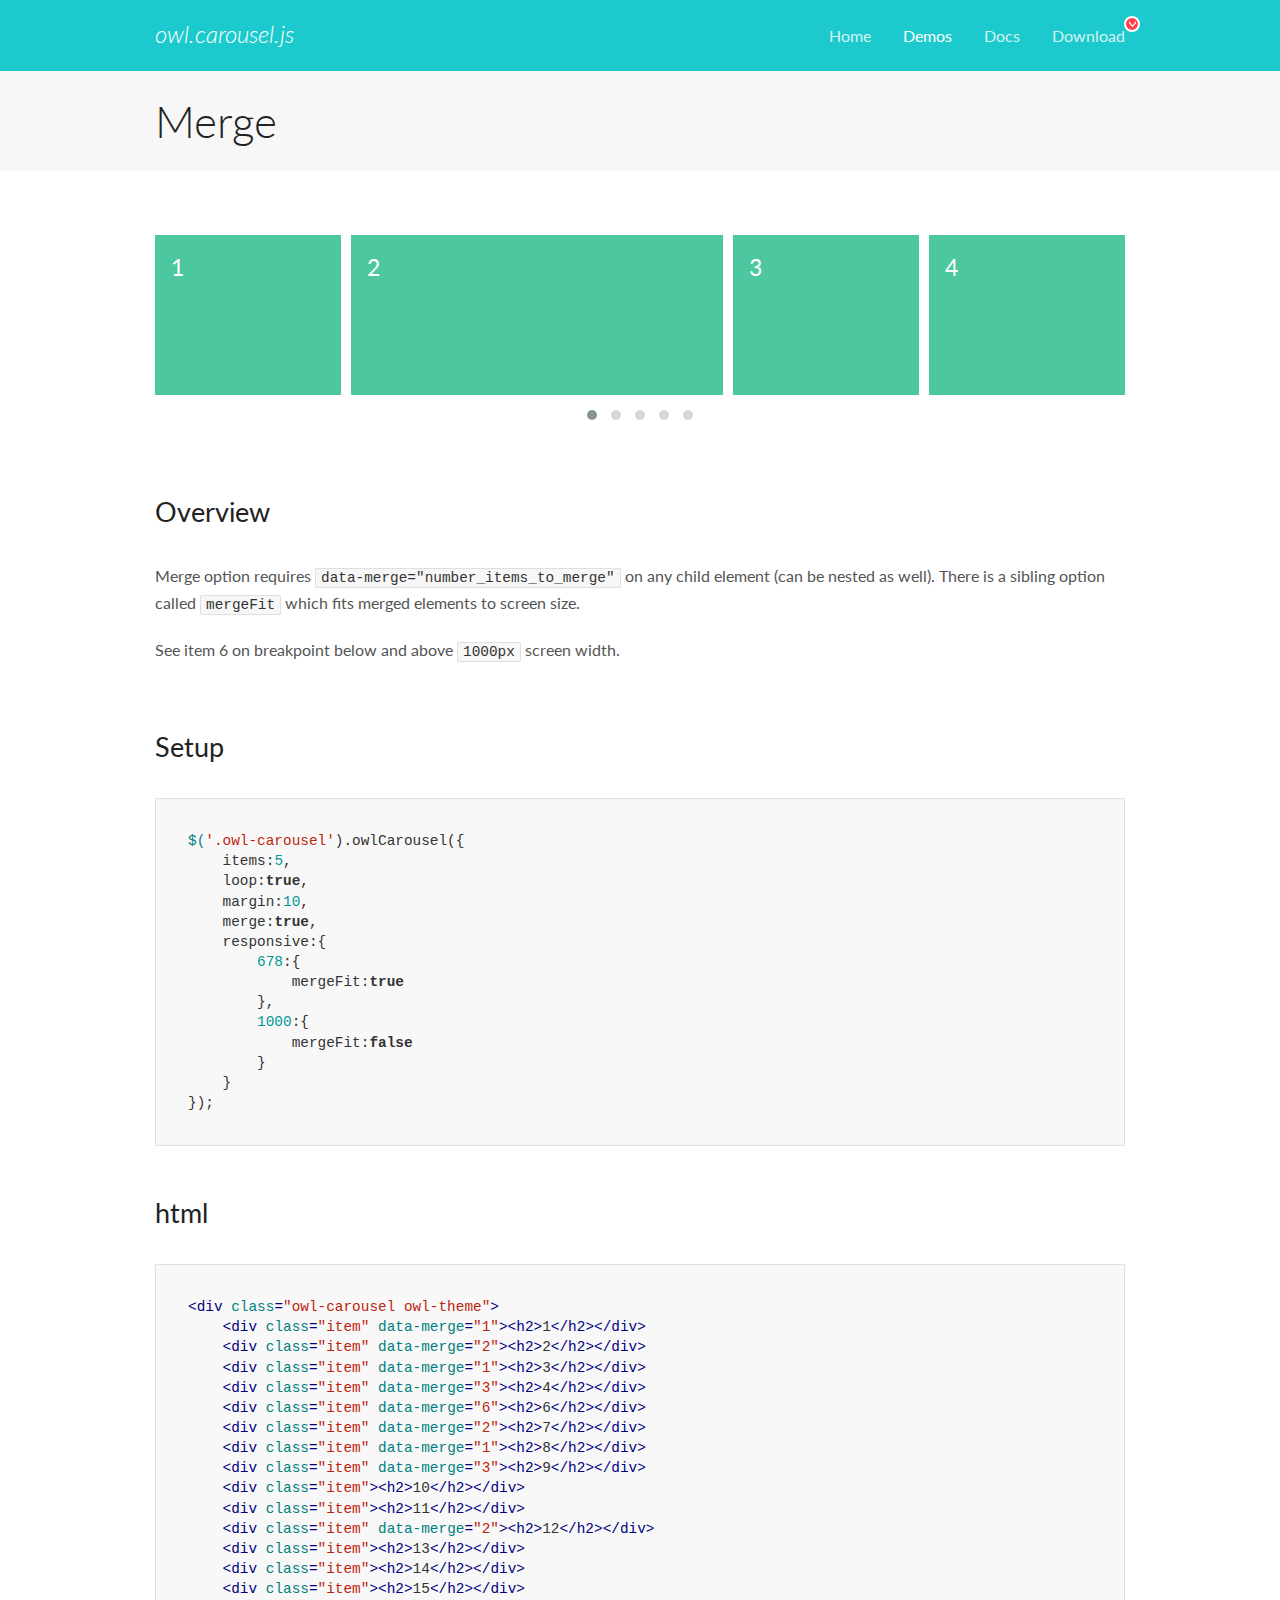
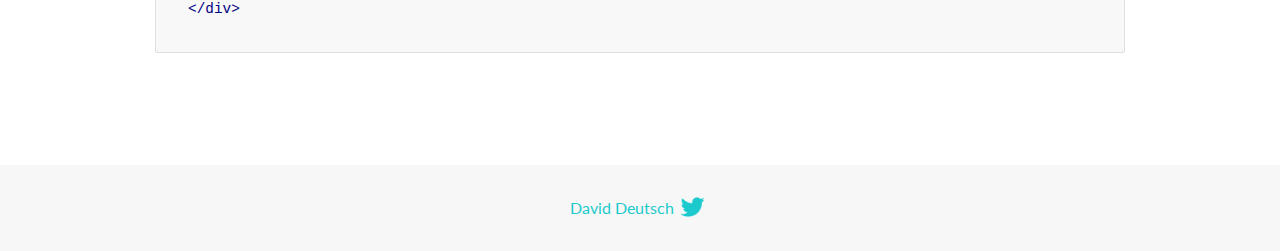
<file: WINKEL_ECOMMERCE/wwwroot/lib/OwlCarousel2-2.3.4/docs/demos/merge.html>
<!DOCTYPE html>
<html lang="en">
  <head>

    <!-- head -->
    <meta charset="utf-8">
    <meta name="msapplication-tap-highlight" content="no" />
    <meta name="viewport" content="width=device-width, initial-scale=1.0" />
    <meta name="description" content="Merge Items">
    <meta name="author" content="David Deutsch">
    <title>
      Merge Demo | Owl Carousel | 2.3.4
    </title>

    <!-- Stylesheets -->
    <link href='https://fonts.googleapis.com/css?family=Lato:300,400,700,400italic,300italic' rel='stylesheet' type='text/css'>
    <link rel="stylesheet" href="../assets/css/docs.theme.min.css">

    <!-- Owl Stylesheets -->
    <link rel="stylesheet" href="../assets/owlcarousel/assets/owl.carousel.min.css">
    <link rel="stylesheet" href="../assets/owlcarousel/assets/owl.theme.default.min.css">

    <!-- HTML5 shim and Respond.js IE8 support of HTML5 elements and media queries -->

    <!--[if lt IE 9]>
      <script src="https://oss.maxcdn.com/libs/html5shiv/3.7.0/html5shiv.js"></script>
      <script src="https://oss.maxcdn.com/libs/respond.js/1.3.0/respond.min.js"></script>
    <![endif]-->

    <!-- Favicons -->
    <link rel="apple-touch-icon-precomposed" sizes="144x144" href="../assets/ico/apple-touch-icon-144-precomposed.png">
    <link rel="shortcut icon" href="../assets/ico/favicon.png">
    <link rel="shortcut icon" href="favicon.ico">

    <!-- Yeah i know js should not be in header. Its required for demos.-->

    <!-- javascript -->
    <script src="../assets/vendors/jquery.min.js"></script>
    <script src="../assets/owlcarousel/owl.carousel.js"></script>
  </head>
  <body>

    <!-- header -->
    <header class="header">
      <div class="row">
        <div class="large-12 columns">
          <div class="brand left">
            <h3>
              <a href="/OwlCarousel2/">owl.carousel.js</a> 
            </h3>
          </div>
          <a id="toggle-nav" class="right">
            <span></span> <span></span> <span></span> 
          </a> 
          <div class="nav-bar">
            <ul class="clearfix">
              <li> <a href="/OwlCarousel2/index.html">Home</a>  </li>
              <li class="active">
                <a href="/OwlCarousel2/demos/demos.html">Demos</a> 
              </li>
              <li> <a href="/OwlCarousel2/docs/started-welcome.html">Docs</a>  </li>
              <li>
                <a href="https://github.com/OwlCarousel2/OwlCarousel2/archive/2.3.4.zip">Download</a> 
                <span class="download"></span> 
              </li>
            </ul>
          </div>
        </div>
      </div>
    </header>

    <!-- title -->
    <section class="title">
      <div class="row">
        <div class="large-12 columns">
          <h1>Merge</h1>
        </div>
      </div>
    </section>

    <!--  Demos -->
    <section id="demos">
      <div class="row">
        <div class="large-12 columns">
          <div class="owl-carousel owl-theme">
            <div class="item" data-merge="1">
              <h4>1</h4>
            </div>
            <div class="item" data-merge="2">
              <h4>2</h4>
            </div>
            <div class="item" data-merge="1">
              <h4>3</h4>
            </div>
            <div class="item" data-merge="3">
              <h4>4</h4>
            </div>
            <div class="item" data-merge="6">
              <h4>6</h4>
            </div>
            <div class="item" data-merge="2">
              <h4>7</h4>
            </div>
            <div class="item" data-merge="1">
              <h4>8</h4>
            </div>
            <div class="item" data-merge="3">
              <h4>9</h4>
            </div>
            <div class="item">
              <h4>10</h4>
            </div>
            <div class="item">
              <h4>11</h4>
            </div>
            <div class="item" data-merge="2">
              <h4>12</h4>
            </div>
            <div class="item">
              <h4>13</h4>
            </div>
            <div class="item">
              <h4>14</h4>
            </div>
            <div class="item">
              <h4>15</h4>
            </div>
          </div>
          <h3 id="overview">Overview</h3>
          <p>Merge option requires <code>data-merge=&quot;number_items_to_merge&quot;</code> on any child element (can be nested as well). There is a sibling option called <code>mergeFit</code> which fits merged elements to screen size. </p>
          <p>See item 6 on breakpoint below and above <code>1000px</code> screen width.</p>
          <h3 id="setup">Setup</h3>
          <pre><code>$(&#39;.owl-carousel&#39;).owlCarousel({
    items:5,
    loop:true,
    margin:10,
    merge:true,
    responsive:{
        678:{
            mergeFit:true
        },
        1000:{
            mergeFit:false
        }
    }
});</code></pre>
          <h3 id="html">html</h3>
          <pre><code>&lt;div class=&quot;owl-carousel owl-theme&quot;&gt;
    &lt;div class=&quot;item&quot; data-merge=&quot;1&quot;&gt;&lt;h2&gt;1&lt;/h2&gt;&lt;/div&gt;
    &lt;div class=&quot;item&quot; data-merge=&quot;2&quot;&gt;&lt;h2&gt;2&lt;/h2&gt;&lt;/div&gt;
    &lt;div class=&quot;item&quot; data-merge=&quot;1&quot;&gt;&lt;h2&gt;3&lt;/h2&gt;&lt;/div&gt;
    &lt;div class=&quot;item&quot; data-merge=&quot;3&quot;&gt;&lt;h2&gt;4&lt;/h2&gt;&lt;/div&gt;
    &lt;div class=&quot;item&quot; data-merge=&quot;6&quot;&gt;&lt;h2&gt;6&lt;/h2&gt;&lt;/div&gt;
    &lt;div class=&quot;item&quot; data-merge=&quot;2&quot;&gt;&lt;h2&gt;7&lt;/h2&gt;&lt;/div&gt;
    &lt;div class=&quot;item&quot; data-merge=&quot;1&quot;&gt;&lt;h2&gt;8&lt;/h2&gt;&lt;/div&gt;
    &lt;div class=&quot;item&quot; data-merge=&quot;3&quot;&gt;&lt;h2&gt;9&lt;/h2&gt;&lt;/div&gt;
    &lt;div class=&quot;item&quot;&gt;&lt;h2&gt;10&lt;/h2&gt;&lt;/div&gt;
    &lt;div class=&quot;item&quot;&gt;&lt;h2&gt;11&lt;/h2&gt;&lt;/div&gt;
    &lt;div class=&quot;item&quot; data-merge=&quot;2&quot;&gt;&lt;h2&gt;12&lt;/h2&gt;&lt;/div&gt;
    &lt;div class=&quot;item&quot;&gt;&lt;h2&gt;13&lt;/h2&gt;&lt;/div&gt;
    &lt;div class=&quot;item&quot;&gt;&lt;h2&gt;14&lt;/h2&gt;&lt;/div&gt;
    &lt;div class=&quot;item&quot;&gt;&lt;h2&gt;15&lt;/h2&gt;&lt;/div&gt;
&lt;/div&gt;</code></pre>
          <script>
            $(document).ready(function() {
              $('.owl-carousel').owlCarousel({
                items: 5,
                loop: true,
                margin: 10,
                merge: true,
                responsive: {
                  678: {
                    mergeFit: true
                  },
                  1000: {
                    mergeFit: false
                  }
                }
              });
            })
          </script>
        </div>
      </div>
    </section>

    <!-- footer -->
    <footer class="footer">
      <div class="row">
        <div class="large-12 columns">
          <h5>
            <a href="/OwlCarousel2/docs/support-contact.html">David Deutsch</a> 
            <a id="custom-tweet-button" href="https://twitter.com/share?url=https://github.com/OwlCarousel2/OwlCarousel2&text=Owl Carousel - This is so awesome! " target="_blank"></a> 
          </h5>
        </div>
      </div>
    </footer>

    <!-- vendors -->
    <script src="../assets/vendors/highlight.js"></script>
    <script src="../assets/js/app.js"></script>
  </body>
</html>
</file>
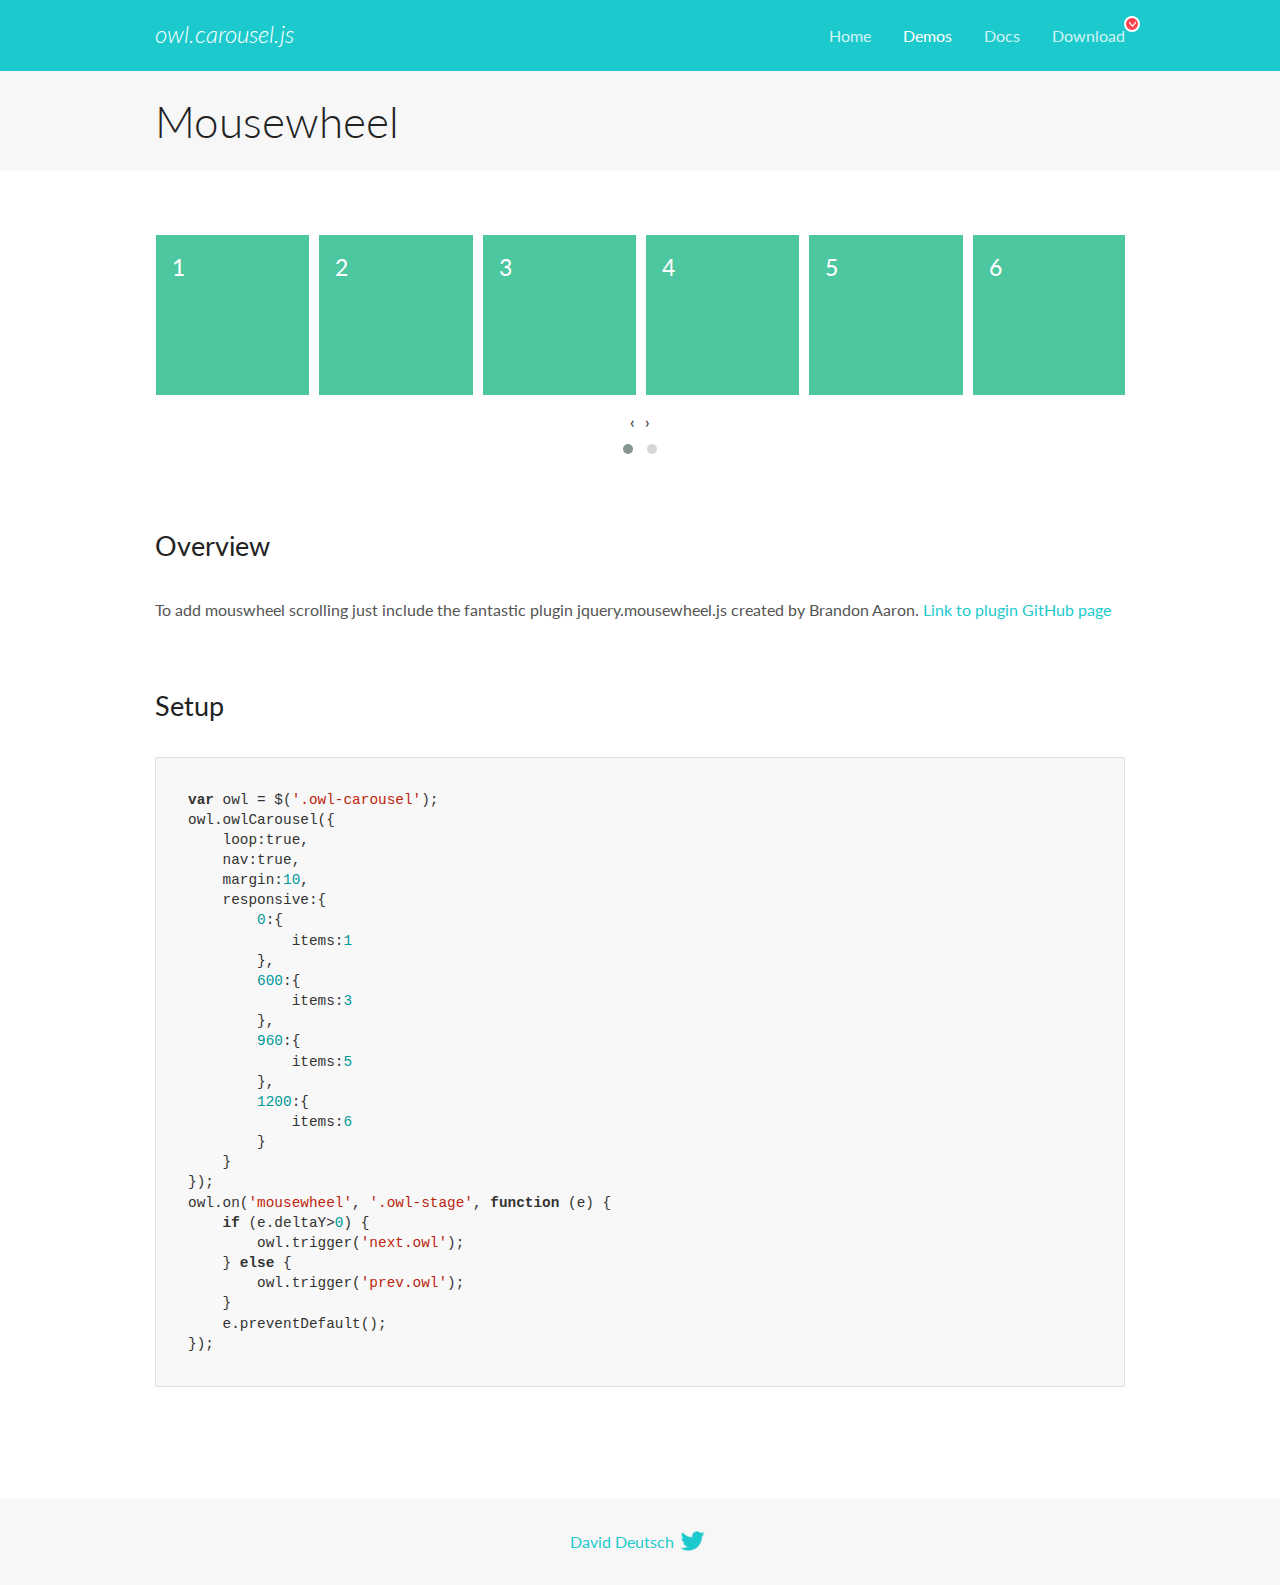
<file: WINKEL_ECOMMERCE/wwwroot/lib/OwlCarousel2-2.3.4/docs/demos/mousewheel.html>
<!DOCTYPE html>
<html lang="en">
  <head>

    <!-- head -->
    <meta charset="utf-8">
    <meta name="msapplication-tap-highlight" content="no" />
    <meta name="viewport" content="width=device-width, initial-scale=1.0" />
    <meta name="description" content="Mousewheel usage demo">
    <meta name="author" content="David Deutsch">
    <title>
      Mousewheel Demo | Owl Carousel | 2.3.4
    </title>

    <!-- Stylesheets -->
    <link href='https://fonts.googleapis.com/css?family=Lato:300,400,700,400italic,300italic' rel='stylesheet' type='text/css'>
    <link rel="stylesheet" href="../assets/css/docs.theme.min.css">

    <!-- Owl Stylesheets -->
    <link rel="stylesheet" href="../assets/owlcarousel/assets/owl.carousel.min.css">
    <link rel="stylesheet" href="../assets/owlcarousel/assets/owl.theme.default.min.css">

    <!-- HTML5 shim and Respond.js IE8 support of HTML5 elements and media queries -->

    <!--[if lt IE 9]>
      <script src="https://oss.maxcdn.com/libs/html5shiv/3.7.0/html5shiv.js"></script>
      <script src="https://oss.maxcdn.com/libs/respond.js/1.3.0/respond.min.js"></script>
    <![endif]-->

    <!-- Favicons -->
    <link rel="apple-touch-icon-precomposed" sizes="144x144" href="../assets/ico/apple-touch-icon-144-precomposed.png">
    <link rel="shortcut icon" href="../assets/ico/favicon.png">
    <link rel="shortcut icon" href="favicon.ico">

    <!-- Yeah i know js should not be in header. Its required for demos.-->

    <!-- javascript -->
    <script src="../assets/vendors/jquery.min.js"></script>
    <script src="../assets/owlcarousel/owl.carousel.js"></script>
  </head>
  <body>

    <!-- header -->
    <header class="header">
      <div class="row">
        <div class="large-12 columns">
          <div class="brand left">
            <h3>
              <a href="/OwlCarousel2/">owl.carousel.js</a> 
            </h3>
          </div>
          <a id="toggle-nav" class="right">
            <span></span> <span></span> <span></span> 
          </a> 
          <div class="nav-bar">
            <ul class="clearfix">
              <li> <a href="/OwlCarousel2/index.html">Home</a>  </li>
              <li class="active">
                <a href="/OwlCarousel2/demos/demos.html">Demos</a> 
              </li>
              <li> <a href="/OwlCarousel2/docs/started-welcome.html">Docs</a>  </li>
              <li>
                <a href="https://github.com/OwlCarousel2/OwlCarousel2/archive/2.3.4.zip">Download</a> 
                <span class="download"></span> 
              </li>
            </ul>
          </div>
        </div>
      </div>
    </header>

    <!-- title -->
    <section class="title">
      <div class="row">
        <div class="large-12 columns">
          <h1>Mousewheel</h1>
        </div>
      </div>
    </section>

    <!--  Demos -->
    <section id="demos">
      <div class="row">
        <div class="large-12 columns">
          <div class="owl-carousel owl-theme">
            <div class="item">
              <h4>1</h4>
            </div>
            <div class="item">
              <h4>2</h4>
            </div>
            <div class="item">
              <h4>3</h4>
            </div>
            <div class="item">
              <h4>4</h4>
            </div>
            <div class="item">
              <h4>5</h4>
            </div>
            <div class="item">
              <h4>6</h4>
            </div>
            <div class="item">
              <h4>7</h4>
            </div>
            <div class="item">
              <h4>8</h4>
            </div>
            <div class="item">
              <h4>9</h4>
            </div>
            <div class="item">
              <h4>10</h4>
            </div>
            <div class="item">
              <h4>11</h4>
            </div>
            <div class="item">
              <h4>12</h4>
            </div>
          </div>
          <h3 id="overview">Overview</h3>
          <p>To add mouswheel scrolling just include the fantastic plugin jquery.mousewheel.js created by Brandon Aaron.
            <a href="https://github.com/brandonaaron/jquery-mousewheel">Link to plugin GitHub page</a> 
          </p>
          <h3 id="setup">Setup</h3>
          <pre><code>var owl = $(&#39;.owl-carousel&#39;);
owl.owlCarousel({
    loop:true,
    nav:true,
    margin:10,
    responsive:{
        0:{
            items:1
        },
        600:{
            items:3
        },            
        960:{
            items:5
        },
        1200:{
            items:6
        }
    }
});
owl.on(&#39;mousewheel&#39;, &#39;.owl-stage&#39;, function (e) {
    if (e.deltaY&gt;0) {
        owl.trigger(&#39;next.owl&#39;);
    } else {
        owl.trigger(&#39;prev.owl&#39;);
    }
    e.preventDefault();
});</code></pre>
          <script src="../assets/vendors/jquery.mousewheel.min.js"></script>
          <script>
            $(document).ready(function() {
              var owl = $('.owl-carousel');
              owl.owlCarousel({
                loop: true,
                nav: true,
                margin: 10,
                responsive: {
                  0: {
                    items: 1
                  },
                  600: {
                    items: 3
                  },
                  960: {
                    items: 5
                  },
                  1200: {
                    items: 6
                  }
                }
              });
              owl.on('mousewheel', '.owl-stage', function(e) {
                if (e.deltaY > 0) {
                  owl.trigger('next.owl');
                } else {
                  owl.trigger('prev.owl');
                }
                e.preventDefault();
              });
            })
          </script>
        </div>
      </div>
    </section>

    <!-- footer -->
    <footer class="footer">
      <div class="row">
        <div class="large-12 columns">
          <h5>
            <a href="/OwlCarousel2/docs/support-contact.html">David Deutsch</a> 
            <a id="custom-tweet-button" href="https://twitter.com/share?url=https://github.com/OwlCarousel2/OwlCarousel2&text=Owl Carousel - This is so awesome! " target="_blank"></a> 
          </h5>
        </div>
      </div>
    </footer>

    <!-- vendors -->
    <script src="../assets/vendors/highlight.js"></script>
    <script src="../assets/js/app.js"></script>
  </body>
</html>
</file>
